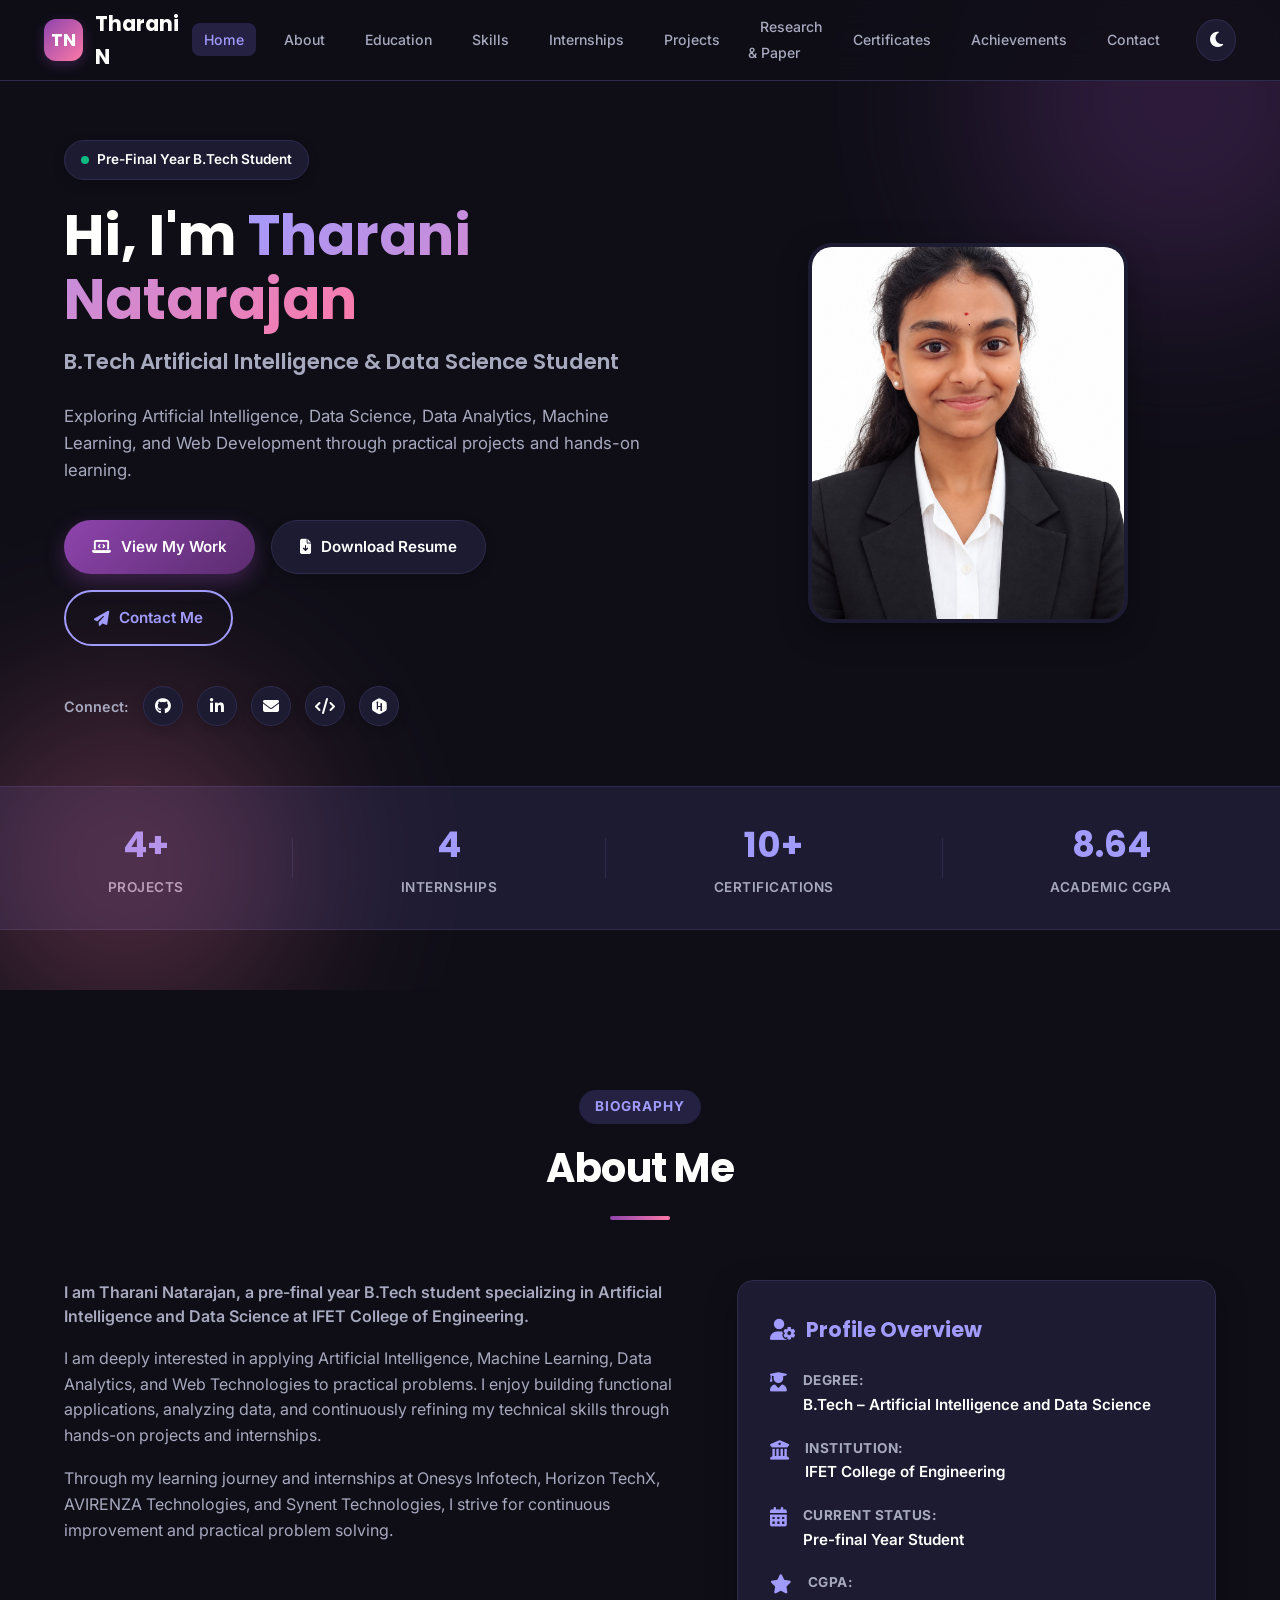
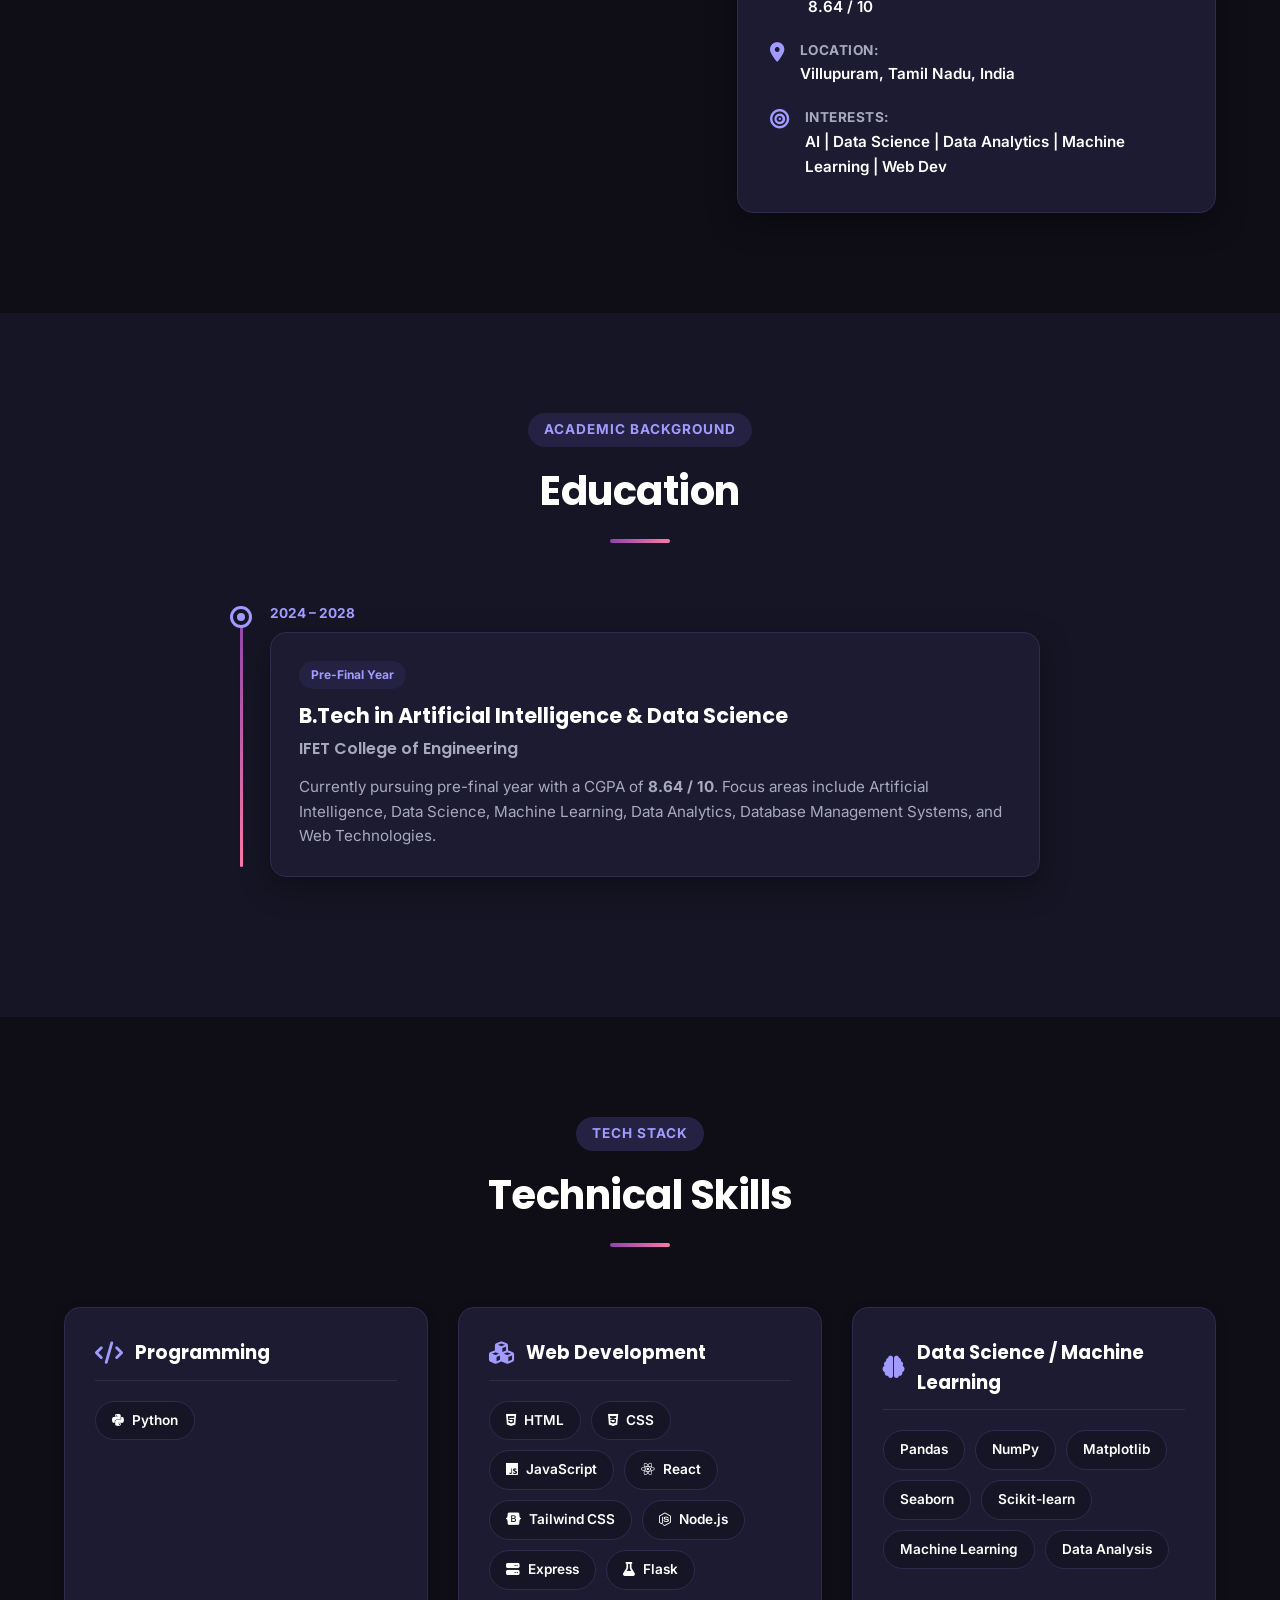
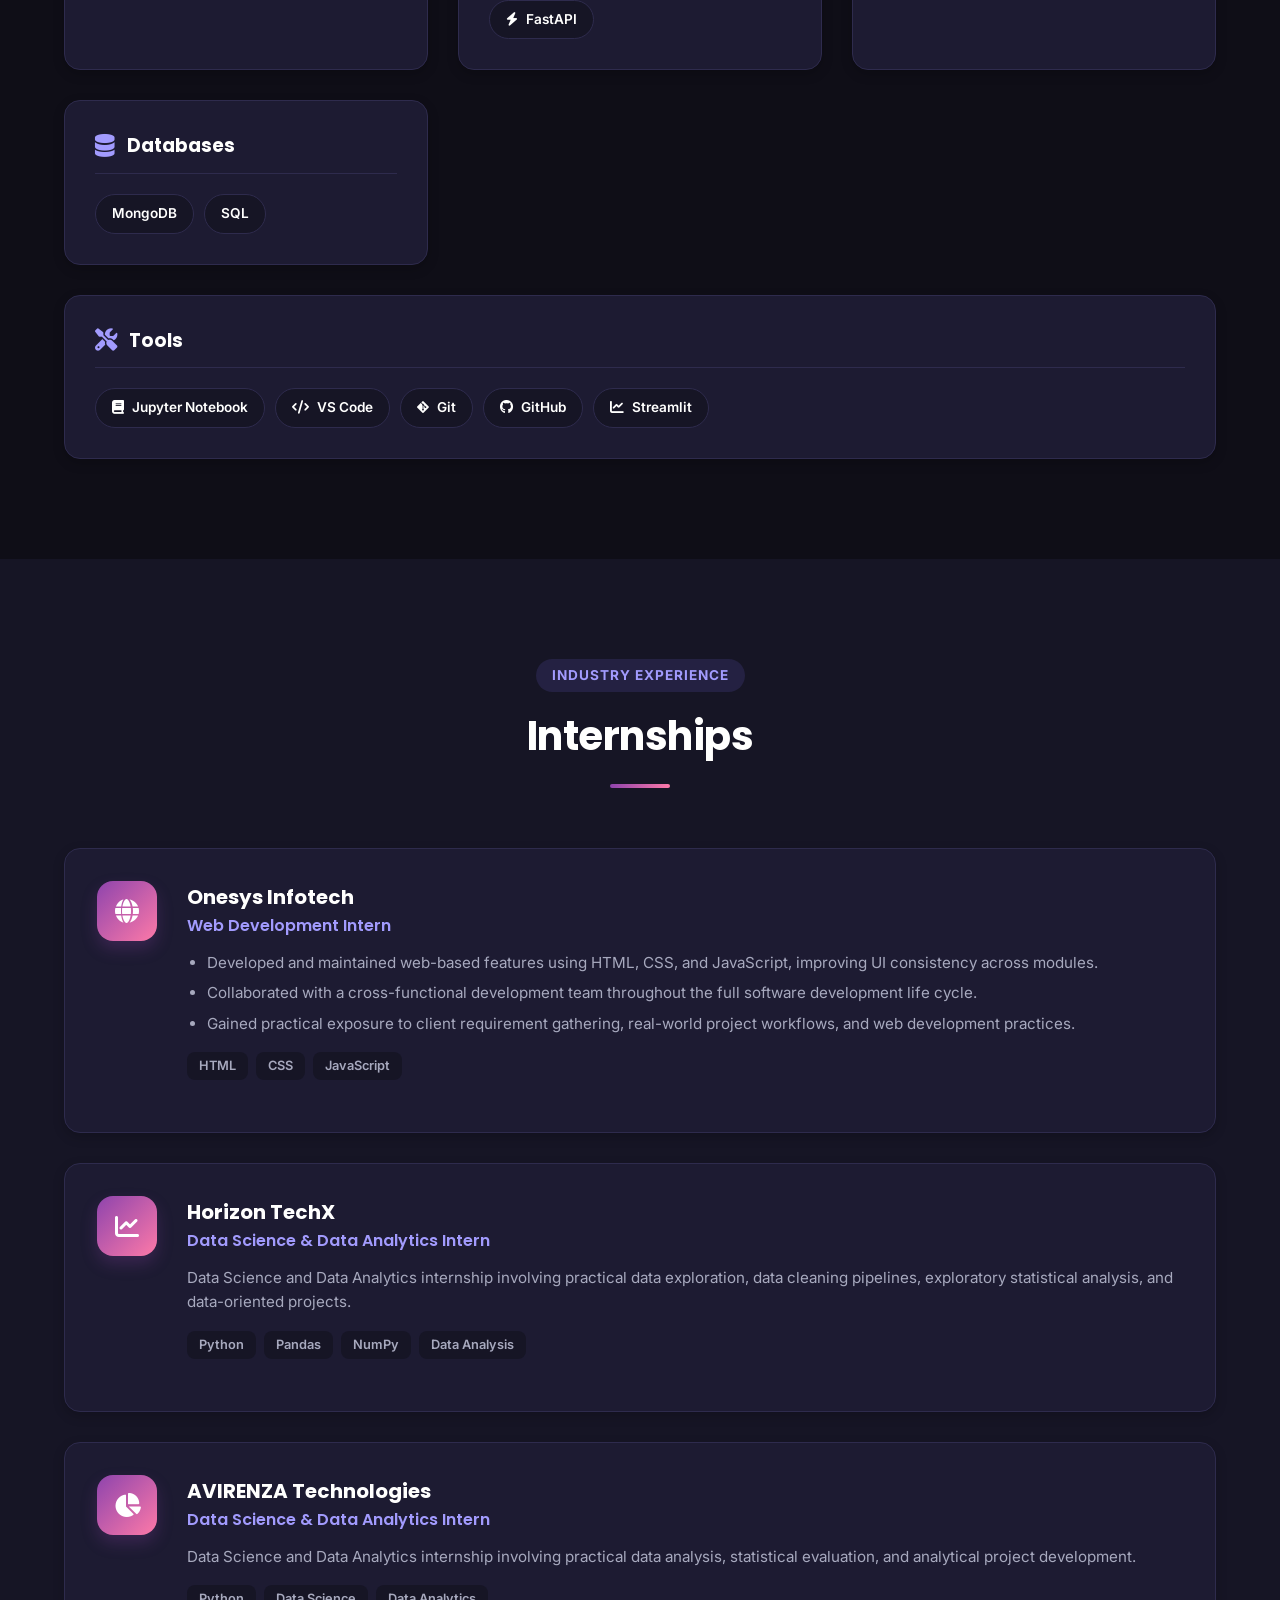
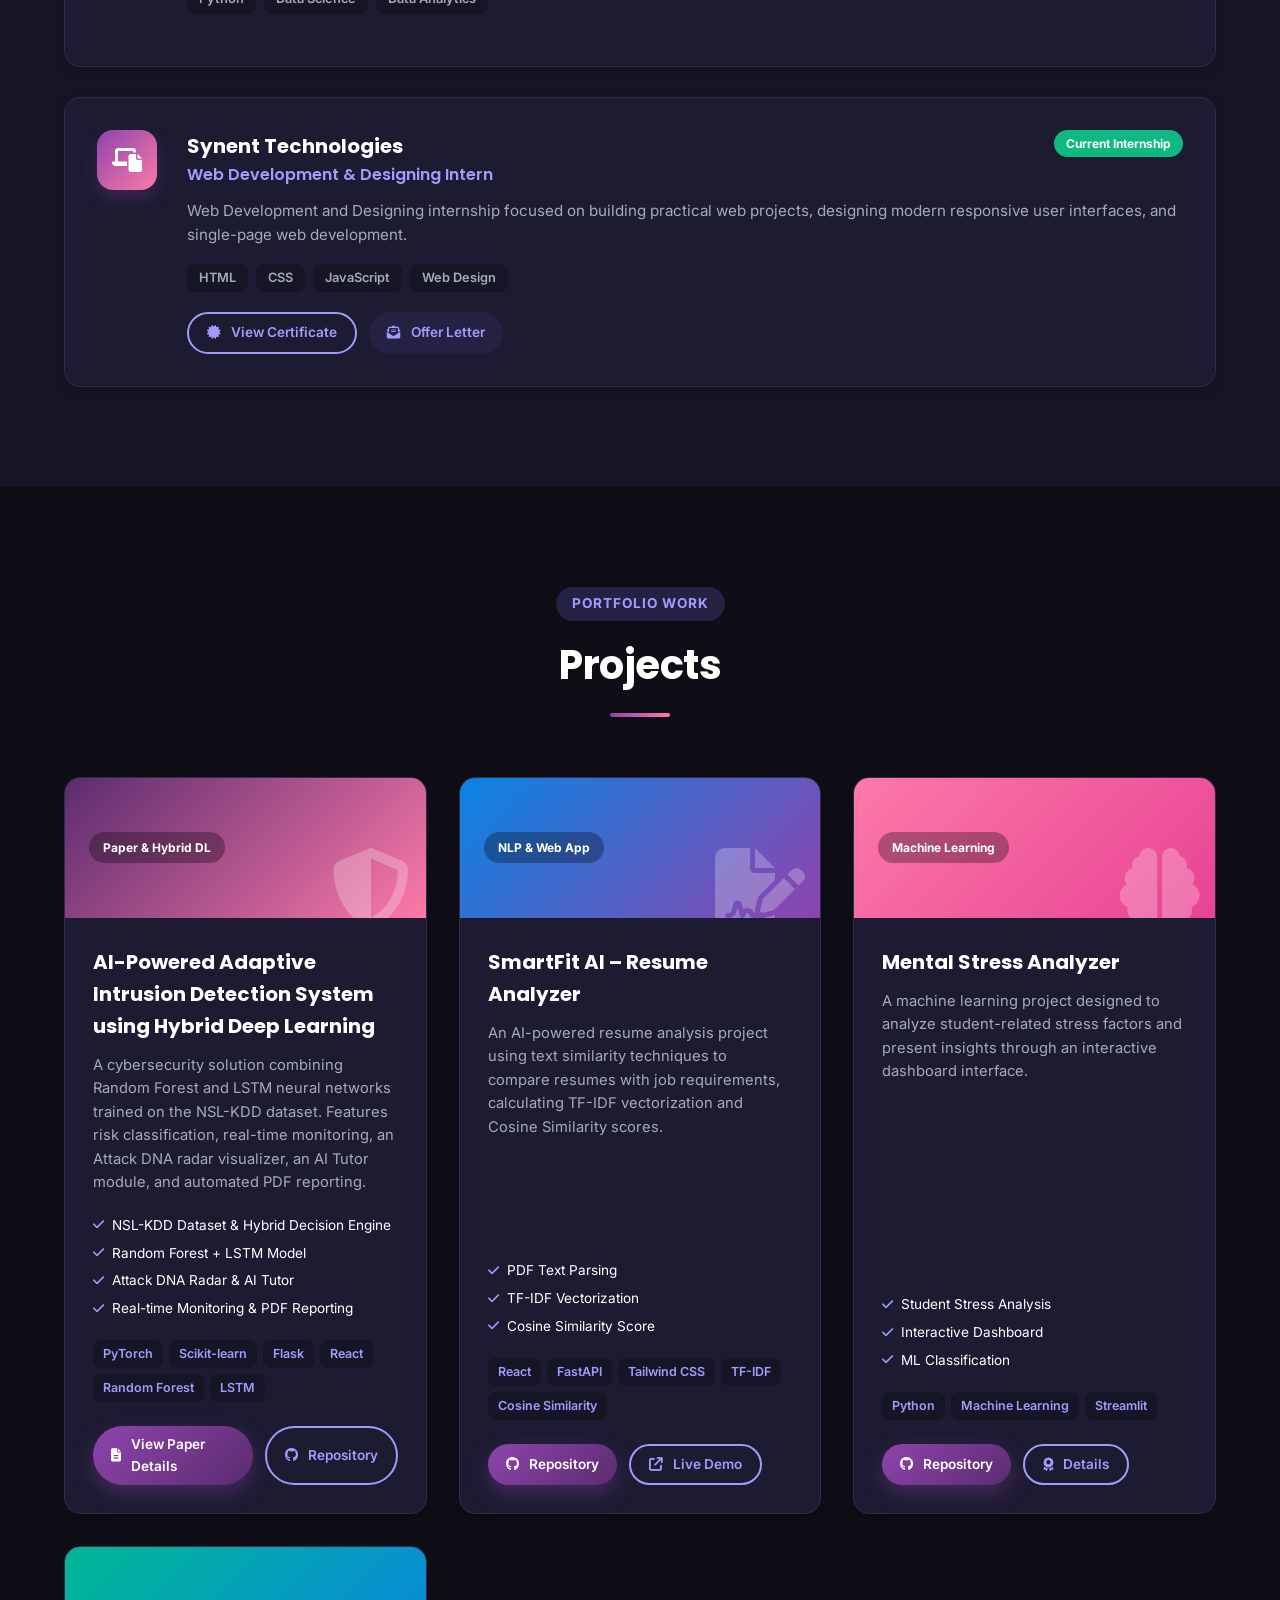
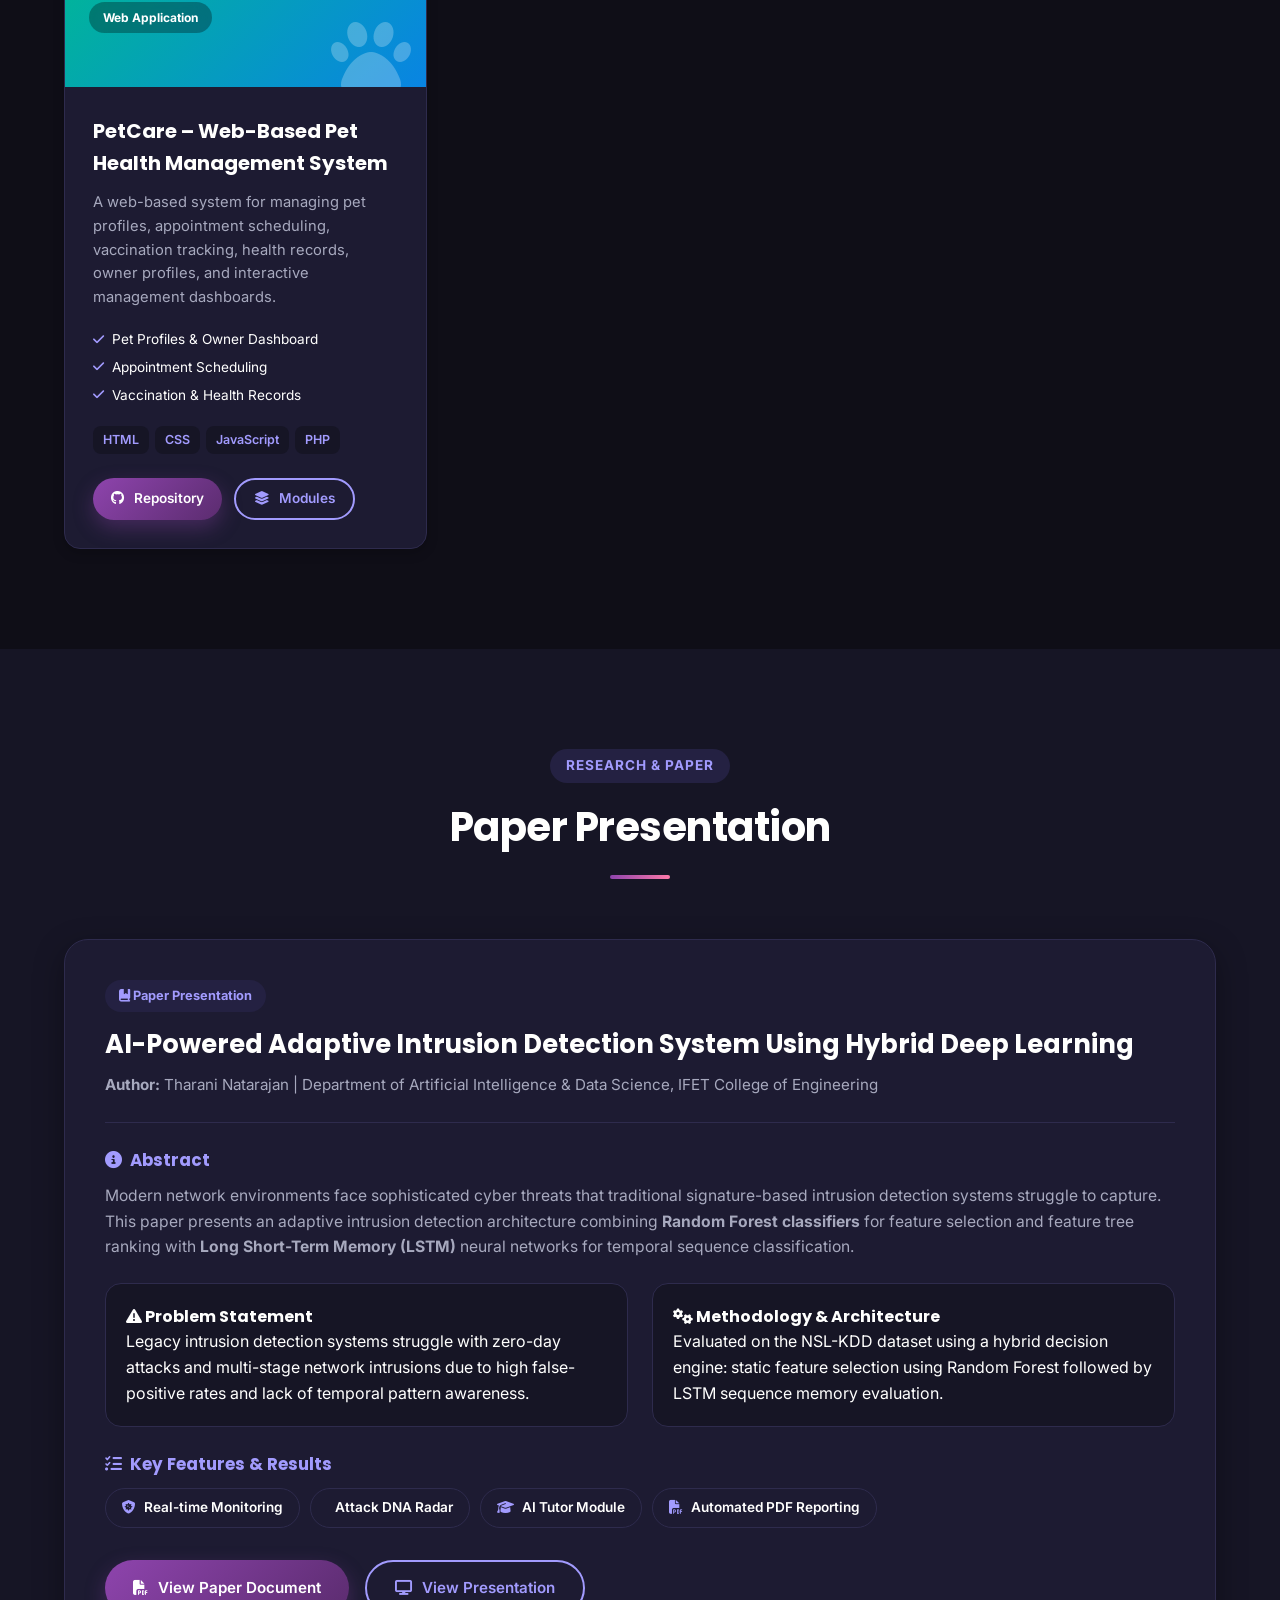
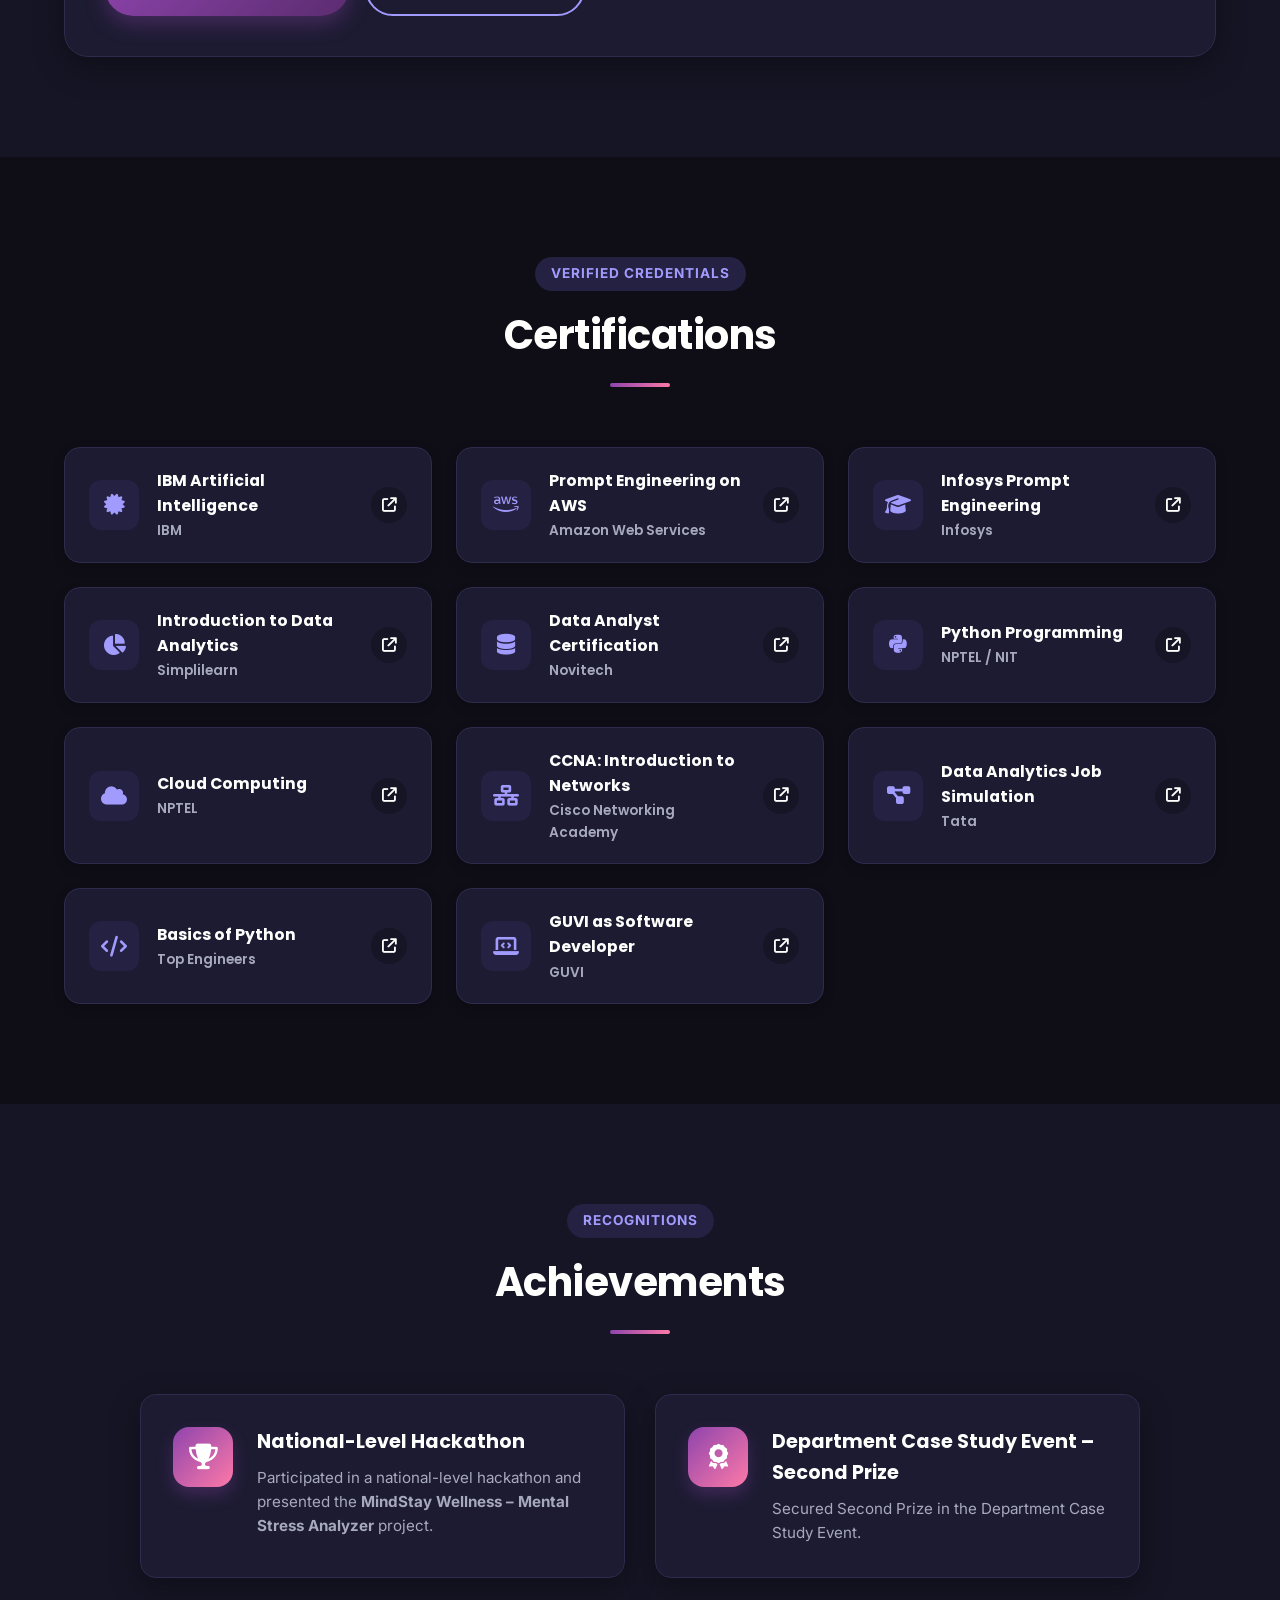
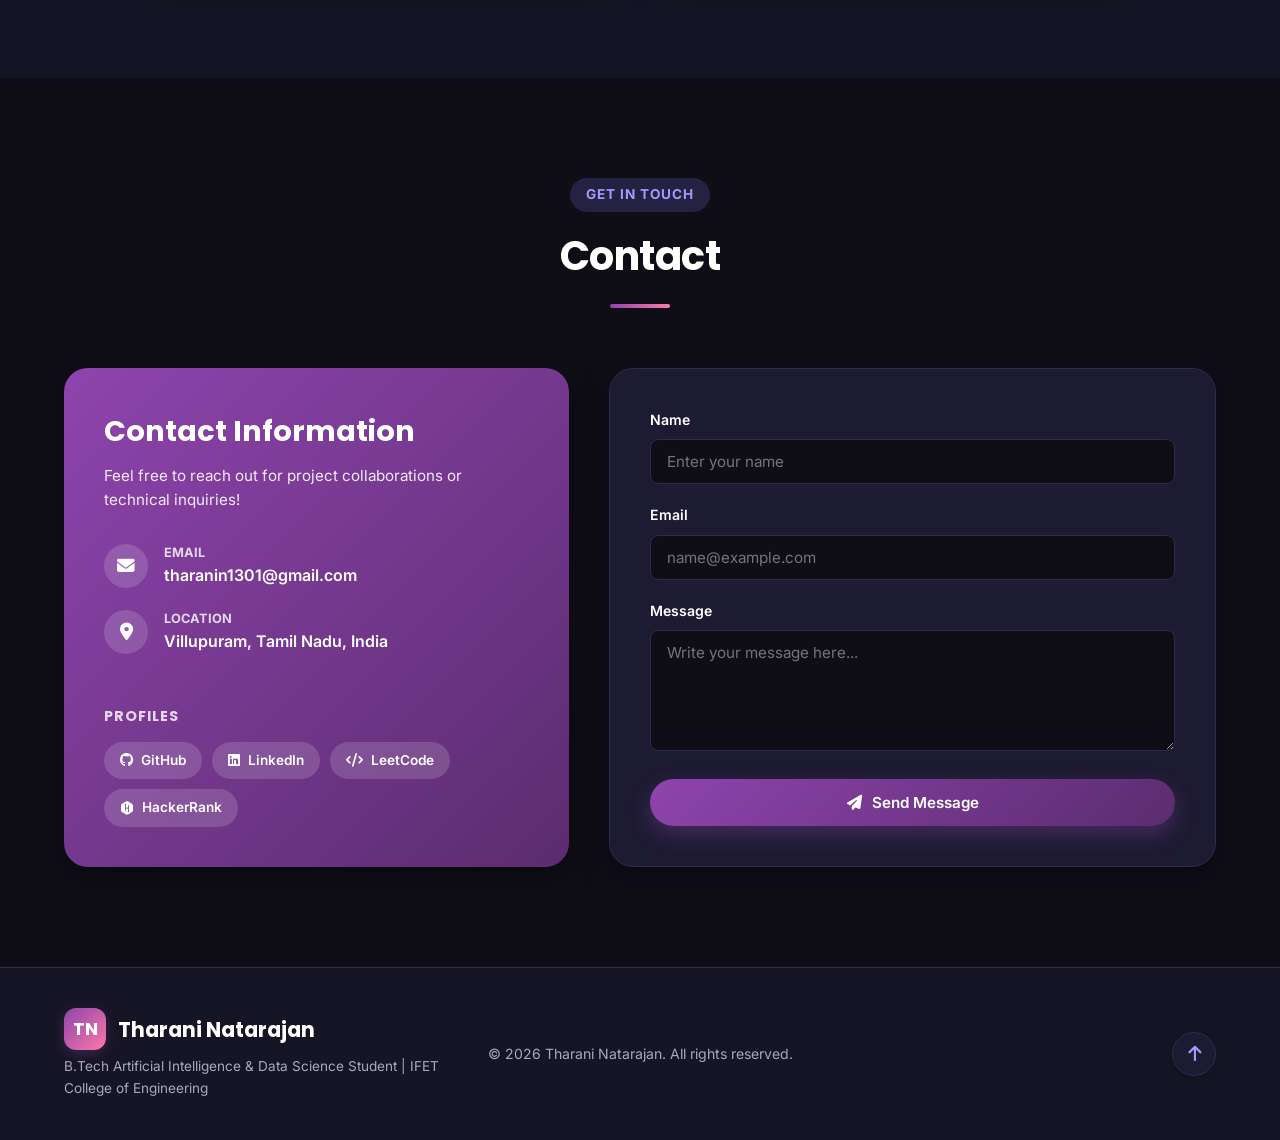
<file: index.html>
<!DOCTYPE html>
<html lang="en" data-theme="dark">
<head>
    <meta charset="UTF-8">
    <meta name="viewport" content="width=device-width, initial-scale=1.0">
    <meta name="description" content="Tharani Natarajan - AI & Data Science Student Portfolio. Web Development, Data Science, Data Analytics, and Machine Learning.">
    <title>Tharani Natarajan | Personal Portfolio</title>
    <link rel="stylesheet" href="style.css">
    <!-- Google Fonts: Poppins (Headings) & Inter (Body, Nav, Buttons) -->
    <link rel="preconnect" href="https://fonts.googleapis.com">
    <link rel="preconnect" href="https://fonts.gstatic.com" crossorigin>
    <link href="https://fonts.googleapis.com/css2?family=Inter:wght@300;400;500;600;700&family=Poppins:wght@500;600;700;800&display=swap" rel="stylesheet">
    <!-- FontAwesome Icons -->
    <link rel="stylesheet" href="https://cdnjs.cloudflare.com/ajax/libs/font-awesome/6.4.0/css/all.min.css">
</head>
<body>

    <!-- Sticky Navigation -->
    <header class="navbar" id="navbar">
        <div class="nav-container">
            <a href="#home" class="logo">
                <span class="logo-mark">TN</span>
                <span class="logo-text">Tharani N</span>
            </a>
            
            <div class="nav-actions">
                <nav>
                    <ul class="nav-links" id="nav-links">
                        <li><a href="#home" class="active">Home</a></li>
                        <li><a href="#about">About</a></li>
                        <li><a href="#education">Education</a></li>
                        <li><a href="#skills">Skills</a></li>
                        <li><a href="#experience">Internships</a></li>
                        <li><a href="#projects">Projects</a></li>
                        <li><a href="#paper">Research & Paper</a></li>
                        <li><a href="#certifications">Certificates</a></li>
                        <li><a href="#achievements">Achievements</a></li>
                        <li><a href="#contact">Contact</a></li>
                    </ul>
                </nav>
                <button class="theme-toggle" id="theme-toggle" aria-label="Toggle dark/light mode">
                    <i class="fa-solid fa-moon"></i>
                </button>
                <button class="menu-toggle" id="mobile-menu" aria-label="Toggle mobile menu">
                    <span class="bar"></span>
                    <span class="bar"></span>
                    <span class="bar"></span>
                </button>
            </div>
        </div>
    </header>

    <!-- Hero Section -->
    <section id="home" class="hero">
        <div class="hero-bg-shapes">
            <div class="shape shape-1"></div>
            <div class="shape shape-2"></div>
        </div>
        <div class="container hero-container">
            <div class="hero-content">
                <div class="badge-tag">
                    <span class="pulse-dot"></span> Pre-Final Year B.Tech Student
                </div>
                <h1 class="hero-title">Hi, I'm <span class="gradient-text">Tharani Natarajan</span></h1>
                <h2 class="hero-subtitle">B.Tech Artificial Intelligence & Data Science Student</h2>
                <p class="hero-description">
                    Exploring Artificial Intelligence, Data Science, Data Analytics, Machine Learning, and Web Development through practical projects and hands-on learning.
                </p>

                <div class="hero-buttons">
                    <a href="#projects" class="btn btn-primary"><i class="fa-solid fa-laptop-code"></i> View My Work</a>
                    <a href="assets/docs/Tharani_Natarajan_Resume.docx" class="btn btn-secondary" download><i class="fa-solid fa-file-arrow-down"></i> Download Resume</a>
                    <a href="#contact" class="btn btn-outline"><i class="fa-solid fa-paper-plane"></i> Contact Me</a>
                </div>

                <div class="social-bar">
                    <span class="social-label">Connect:</span>
                    <a href="https://github.com/tharanin1301-dotcom" target="_blank" aria-label="GitHub" class="social-btn"><i class="fa-brands fa-github"></i></a>
                    <a href="https://linkedin.com/in/tharani-natarajan-5a364b340" target="_blank" aria-label="LinkedIn" class="social-btn"><i class="fa-brands fa-linkedin-in"></i></a>
                    <a href="mailto:tharanin1301@gmail.com" aria-label="Email" class="social-btn"><i class="fa-solid fa-envelope"></i></a>
                    <a href="https://leetcode.com/" target="_blank" aria-label="LeetCode" class="social-btn" title="LeetCode"><i class="fa-solid fa-code"></i></a>
                    <a href="https://www.hackerrank.com/" target="_blank" aria-label="HackerRank" class="social-btn" title="HackerRank"><i class="fa-brands fa-hackerrank"></i></a>
                </div>
            </div>

            <div class="hero-visual">
                <div class="profile-frame">
                    <div class="profile-glow"></div>
                    <img src="assets/images/profile.jpg" alt="Tharani Natarajan" class="profile-img" id="hero-img">
                </div>
            </div>
        </div>

        <!-- Highlights Bar -->
        <div class="stats-bar">
            <div class="container stats-container">
                <div class="stat-item">
                    <span class="stat-number">4+</span>
                    <span class="stat-label">Projects</span>
                </div>
                <div class="stat-divider"></div>
                <div class="stat-item">
                    <span class="stat-number">4</span>
                    <span class="stat-label">Internships</span>
                </div>
                <div class="stat-divider"></div>
                <div class="stat-item">
                    <span class="stat-number">10+</span>
                    <span class="stat-label">Certifications</span>
                </div>
                <div class="stat-divider"></div>
                <div class="stat-item">
                    <span class="stat-number">8.64</span>
                    <span class="stat-label">Academic CGPA</span>
                </div>
            </div>
        </div>
    </section>

    <!-- About Me Section -->
    <section id="about" class="section">
        <div class="container">
            <div class="section-header">
                <span class="section-tag">Biography</span>
                <h2 class="section-title">About Me</h2>
                <div class="title-underline"></div>
            </div>

            <div class="about-grid">
                <div class="about-text-col">
                    <p class="lead-text">
                        I am Tharani Natarajan, a pre-final year B.Tech student specializing in Artificial Intelligence and Data Science at IFET College of Engineering.
                    </p>
                    <p>
                        I am deeply interested in applying Artificial Intelligence, Machine Learning, Data Analytics, and Web Technologies to practical problems. I enjoy building functional applications, analyzing data, and continuously refining my technical skills through hands-on projects and internships.
                    </p>
                    <p>
                        Through my learning journey and internships at Onesys Infotech, Horizon TechX, AVIRENZA Technologies, and Synent Technologies, I strive for continuous improvement and practical problem solving.
                    </p>
                </div>

                <div class="about-card">
                    <h3 class="card-title"><i class="fa-solid fa-user-gear"></i> Profile Overview</h3>
                    <ul class="info-list">
                        <li>
                            <i class="fa-solid fa-user-graduate"></i>
                            <div>
                                <strong>Degree:</strong>
                                <span>B.Tech – Artificial Intelligence and Data Science</span>
                            </div>
                        </li>
                        <li>
                            <i class="fa-solid fa-building-columns"></i>
                            <div>
                                <strong>Institution:</strong>
                                <span>IFET College of Engineering</span>
                            </div>
                        </li>
                        <li>
                            <i class="fa-solid fa-calendar-days"></i>
                            <div>
                                <strong>Current Status:</strong>
                                <span>Pre-final Year Student</span>
                            </div>
                        </li>
                        <li>
                            <i class="fa-solid fa-star"></i>
                            <div>
                                <strong>CGPA:</strong>
                                <span>8.64 / 10</span>
                            </div>
                        </li>
                        <li>
                            <i class="fa-solid fa-location-dot"></i>
                            <div>
                                <strong>Location:</strong>
                                <span>Villupuram, Tamil Nadu, India</span>
                            </div>
                        </li>
                        <li>
                            <i class="fa-solid fa-bullseye"></i>
                            <div>
                                <strong>Interests:</strong>
                                <span>AI | Data Science | Data Analytics | Machine Learning | Web Dev</span>
                            </div>
                        </li>
                    </ul>
                </div>
            </div>
        </div>
    </section>

    <!-- Education Section -->
    <section id="education" class="section bg-alt">
        <div class="container">
            <div class="section-header">
                <span class="section-tag">Academic Background</span>
                <h2 class="section-title">Education</h2>
                <div class="title-underline"></div>
            </div>

            <div class="timeline">
                <div class="timeline-item">
                    <div class="timeline-dot"></div>
                    <div class="timeline-date">2024 – 2028</div>
                    <div class="timeline-content">
                        <span class="timeline-badge">Pre-Final Year</span>
                        <h3 class="timeline-title">B.Tech in Artificial Intelligence & Data Science</h3>
                        <h4 class="timeline-subtitle">IFET College of Engineering</h4>
                        <p class="timeline-desc">
                            Currently pursuing pre-final year with a CGPA of <strong>8.64 / 10</strong>. Focus areas include Artificial Intelligence, Data Science, Machine Learning, Data Analytics, Database Management Systems, and Web Technologies.
                        </p>
                    </div>
                </div>
            </div>
        </div>
    </section>

    <!-- Technical Skills Section -->
    <section id="skills" class="section">
        <div class="container">
            <div class="section-header">
                <span class="section-tag">Tech Stack</span>
                <h2 class="section-title">Technical Skills</h2>
                <div class="title-underline"></div>
            </div>

            <div class="skills-grid">
                
                <!-- Programming -->
                <div class="skill-card">
                    <div class="skill-header">
                        <i class="fa-solid fa-code"></i>
                        <h3>Programming</h3>
                    </div>
                    <div class="skill-tags">
                        <span class="tag"><i class="fa-brands fa-python"></i> Python</span>
                    </div>
                </div>

                <!-- Web Development -->
                <div class="skill-card">
                    <div class="skill-header">
                        <i class="fa-solid fa-cubes"></i>
                        <h3>Web Development</h3>
                    </div>
                    <div class="skill-tags">
                        <span class="tag"><i class="fa-brands fa-html5"></i> HTML</span>
                        <span class="tag"><i class="fa-brands fa-css3-alt"></i> CSS</span>
                        <span class="tag"><i class="fa-brands fa-js"></i> JavaScript</span>
                        <span class="tag"><i class="fa-brands fa-react"></i> React</span>
                        <span class="tag"><i class="fa-brands fa-bootstrap"></i> Tailwind CSS</span>
                        <span class="tag"><i class="fa-brands fa-node-js"></i> Node.js</span>
                        <span class="tag"><i class="fa-solid fa-server"></i> Express</span>
                        <span class="tag"><i class="fa-solid fa-flask"></i> Flask</span>
                        <span class="tag"><i class="fa-solid fa-bolt"></i> FastAPI</span>
                    </div>
                </div>

                <!-- Data Science / Machine Learning -->
                <div class="skill-card">
                    <div class="skill-header">
                        <i class="fa-solid fa-brain"></i>
                        <h3>Data Science / Machine Learning</h3>
                    </div>
                    <div class="skill-tags">
                        <span class="tag">Pandas</span>
                        <span class="tag">NumPy</span>
                        <span class="tag">Matplotlib</span>
                        <span class="tag">Seaborn</span>
                        <span class="tag">Scikit-learn</span>
                        <span class="tag">Machine Learning</span>
                        <span class="tag">Data Analysis</span>
                    </div>
                </div>

                <!-- Databases -->
                <div class="skill-card">
                    <div class="skill-header">
                        <i class="fa-solid fa-database"></i>
                        <h3>Databases</h3>
                    </div>
                    <div class="skill-tags">
                        <span class="tag">MongoDB</span>
                        <span class="tag">SQL</span>
                    </div>
                </div>

                <!-- Tools -->
                <div class="skill-card wide">
                    <div class="skill-header">
                        <i class="fa-solid fa-screwdriver-wrench"></i>
                        <h3>Tools</h3>
                    </div>
                    <div class="skill-tags">
                        <span class="tag"><i class="fa-solid fa-book"></i> Jupyter Notebook</span>
                        <span class="tag"><i class="fa-solid fa-code"></i> VS Code</span>
                        <span class="tag"><i class="fa-brands fa-git-alt"></i> Git</span>
                        <span class="tag"><i class="fa-brands fa-github"></i> GitHub</span>
                        <span class="tag"><i class="fa-solid fa-chart-line"></i> Streamlit</span>
                    </div>
                </div>

            </div>
        </div>
    </section>

    <!-- Internship Experience Section -->
    <section id="experience" class="section bg-alt">
        <div class="container">
            <div class="section-header">
                <span class="section-tag">Industry Experience</span>
                <h2 class="section-title">Internships</h2>
                <div class="title-underline"></div>
            </div>

            <div class="experience-list">

                <!-- 1. Onesys Infotech -->
                <div class="exp-card">
                    <div class="exp-icon">
                        <i class="fa-solid fa-globe"></i>
                    </div>
                    <div class="exp-details">
                        <div class="exp-header-row">
                            <div>
                                <h3 class="exp-company">Onesys Infotech</h3>
                                <h4 class="exp-role">Web Development Intern</h4>
                            </div>
                        </div>
                        <ul class="exp-bullets">
                            <li>Developed and maintained web-based features using HTML, CSS, and JavaScript, improving UI consistency across modules.</li>
                            <li>Collaborated with a cross-functional development team throughout the full software development life cycle.</li>
                            <li>Gained practical exposure to client requirement gathering, real-world project workflows, and web development practices.</li>
                        </ul>
                        <div class="exp-tech-stack">
                            <span>HTML</span>
                            <span>CSS</span>
                            <span>JavaScript</span>
                        </div>
                    </div>
                </div>

                <!-- 2. Horizon TechX -->
                <div class="exp-card">
                    <div class="exp-icon">
                        <i class="fa-solid fa-chart-line"></i>
                    </div>
                    <div class="exp-details">
                        <div class="exp-header-row">
                            <div>
                                <h3 class="exp-company">Horizon TechX</h3>
                                <h4 class="exp-role">Data Science & Data Analytics Intern</h4>
                            </div>
                        </div>
                        <p class="exp-text">
                            Data Science and Data Analytics internship involving practical data exploration, data cleaning pipelines, exploratory statistical analysis, and data-oriented projects.
                        </p>
                        <div class="exp-tech-stack">
                            <span>Python</span>
                            <span>Pandas</span>
                            <span>NumPy</span>
                            <span>Data Analysis</span>
                        </div>
                    </div>
                </div>

                <!-- 3. AVIRENZA Technologies -->
                <div class="exp-card">
                    <div class="exp-icon">
                        <i class="fa-solid fa-chart-pie"></i>
                    </div>
                    <div class="exp-details">
                        <div class="exp-header-row">
                            <div>
                                <h3 class="exp-company">AVIRENZA Technologies</h3>
                                <h4 class="exp-role">Data Science & Data Analytics Intern</h4>
                            </div>
                        </div>
                        <p class="exp-text">
                            Data Science and Data Analytics internship involving practical data analysis, statistical evaluation, and analytical project development.
                        </p>
                        <div class="exp-tech-stack">
                            <span>Python</span>
                            <span>Data Science</span>
                            <span>Data Analytics</span>
                        </div>
                    </div>
                </div>

                <!-- 4. Synent Technologies -->
                <div class="exp-card">
                    <div class="exp-icon">
                        <i class="fa-solid fa-laptop-file"></i>
                    </div>
                    <div class="exp-details">
                        <div class="exp-header-row">
                            <div>
                                <h3 class="exp-company">Synent Technologies</h3>
                                <h4 class="exp-role">Web Development & Designing Intern</h4>
                            </div>
                            <span class="exp-badge">Current Internship</span>
                        </div>
                        <p class="exp-text">
                            Web Development and Designing internship focused on building practical web projects, designing modern responsive user interfaces, and single-page web development.
                        </p>
                        <div class="exp-tech-stack">
                            <span>HTML</span>
                            <span>CSS</span>
                            <span>JavaScript</span>
                            <span>Web Design</span>
                        </div>
                        <div class="exp-actions">
                            <a href="assets/docs/Internship Certificate.jpeg" target="_blank" class="btn btn-sm btn-outline"><i class="fa-solid fa-certificate"></i> View Certificate</a>
                            <a href="assets/docs/Internship offer letter.jpeg" target="_blank" class="btn btn-sm btn-subtle"><i class="fa-solid fa-envelope-open-text"></i> Offer Letter</a>
                        </div>
                    </div>
                </div>

            </div>
        </div>
    </section>

    <!-- Featured Projects Section -->
    <section id="projects" class="section">
        <div class="container">
            <div class="section-header">
                <span class="section-tag">Portfolio Work</span>
                <h2 class="section-title">Projects</h2>
                <div class="title-underline"></div>
            </div>

            <div class="projects-grid">

                <!-- Project 1: AI Intrusion Detection System -->
                <div class="project-card highlight-card">
                    <div class="project-banner gradient-2">
                        <i class="fa-solid fa-shield-halved project-icon-bg"></i>
                        <span class="project-type-badge">Paper & Hybrid DL</span>
                    </div>
                    <div class="project-body">
                        <h3 class="project-title">AI-Powered Adaptive Intrusion Detection System using Hybrid Deep Learning</h3>
                        <p class="project-desc">
                            A cybersecurity solution combining Random Forest and LSTM neural networks trained on the NSL-KDD dataset. Features risk classification, real-time monitoring, an Attack DNA radar visualizer, an AI Tutor module, and automated PDF reporting.
                        </p>
                        <div class="project-features">
                            <span><i class="fa-solid fa-check"></i> NSL-KDD Dataset & Hybrid Decision Engine</span>
                            <span><i class="fa-solid fa-check"></i> Random Forest + LSTM Model</span>
                            <span><i class="fa-solid fa-check"></i> Attack DNA Radar & AI Tutor</span>
                            <span><i class="fa-solid fa-check"></i> Real-time Monitoring & PDF Reporting</span>
                        </div>
                        <div class="project-tech-tags">
                            <span>PyTorch</span>
                            <span>Scikit-learn</span>
                            <span>Flask</span>
                            <span>React</span>
                            <span>Random Forest</span>
                            <span>LSTM</span>
                        </div>
                        <div class="project-footer">
                            <a href="#paper" class="btn btn-sm btn-primary"><i class="fa-solid fa-file-lines"></i> View Paper Details</a>
                            <a href="https://github.com/tharanin1301-dotcom" target="_blank" class="btn btn-sm btn-outline"><i class="fa-brands fa-github"></i> Repository</a>
                        </div>
                    </div>
                </div>

                <!-- Project 2: SmartFit AI -->
                <div class="project-card">
                    <div class="project-banner gradient-3">
                        <i class="fa-solid fa-file-signature project-icon-bg"></i>
                        <span class="project-type-badge">NLP & Web App</span>
                    </div>
                    <div class="project-body">
                        <h3 class="project-title">SmartFit AI – Resume Analyzer</h3>
                        <p class="project-desc">
                            An AI-powered resume analysis project using text similarity techniques to compare resumes with job requirements, calculating TF-IDF vectorization and Cosine Similarity scores.
                        </p>
                        <div class="project-features">
                            <span><i class="fa-solid fa-check"></i> PDF Text Parsing</span>
                            <span><i class="fa-solid fa-check"></i> TF-IDF Vectorization</span>
                            <span><i class="fa-solid fa-check"></i> Cosine Similarity Score</span>
                        </div>
                        <div class="project-tech-tags">
                            <span>React</span>
                            <span>FastAPI</span>
                            <span>Tailwind CSS</span>
                            <span>TF-IDF</span>
                            <span>Cosine Similarity</span>
                        </div>
                        <div class="project-footer">
                            <a href="https://github.com/tharanin1301-dotcom/smartfit-ai" target="_blank" class="btn btn-sm btn-primary"><i class="fa-brands fa-github"></i> Repository</a>
                            <a href="https://github.com/tharanin1301-dotcom/smartfit-ai" target="_blank" class="btn btn-sm btn-outline"><i class="fa-solid fa-arrow-up-right-from-square"></i> Live Demo</a>
                        </div>
                    </div>
                </div>

                <!-- Project 3: Mental Stress Analyzer -->
                <div class="project-card">
                    <div class="project-banner gradient-4">
                        <i class="fa-solid fa-brain project-icon-bg"></i>
                        <span class="project-type-badge">Machine Learning</span>
                    </div>
                    <div class="project-body">
                        <h3 class="project-title">Mental Stress Analyzer</h3>
                        <p class="project-desc">
                            A machine learning project designed to analyze student-related stress factors and present insights through an interactive dashboard interface.
                        </p>
                        <div class="project-features">
                            <span><i class="fa-solid fa-check"></i> Student Stress Analysis</span>
                            <span><i class="fa-solid fa-check"></i> Interactive Dashboard</span>
                            <span><i class="fa-solid fa-check"></i> ML Classification</span>
                        </div>
                        <div class="project-tech-tags">
                            <span>Python</span>
                            <span>Machine Learning</span>
                            <span>Streamlit</span>
                        </div>
                        <div class="project-footer">
                            <a href="https://github.com/tharanin1301-dotcom" target="_blank" class="btn btn-sm btn-primary"><i class="fa-brands fa-github"></i> Repository</a>
                            <a href="#achievements" class="btn btn-sm btn-outline"><i class="fa-solid fa-award"></i> Details</a>
                        </div>
                    </div>
                </div>

                <!-- Project 4: PetCare -->
                <div class="project-card">
                    <div class="project-banner gradient-5">
                        <i class="fa-solid fa-paw project-icon-bg"></i>
                        <span class="project-type-badge">Web Application</span>
                    </div>
                    <div class="project-body">
                        <h3 class="project-title">PetCare – Web-Based Pet Health Management System</h3>
                        <p class="project-desc">
                            A web-based system for managing pet profiles, appointment scheduling, vaccination tracking, health records, owner profiles, and interactive management dashboards.
                        </p>
                        <div class="project-features">
                            <span><i class="fa-solid fa-check"></i> Pet Profiles & Owner Dashboard</span>
                            <span><i class="fa-solid fa-check"></i> Appointment Scheduling</span>
                            <span><i class="fa-solid fa-check"></i> Vaccination & Health Records</span>
                        </div>
                        <div class="project-tech-tags">
                            <span>HTML</span>
                            <span>CSS</span>
                            <span>JavaScript</span>
                            <span>PHP</span>
                        </div>
                        <div class="project-footer">
                            <a href="https://github.com/tharanin1301-dotcom" target="_blank" class="btn btn-sm btn-primary"><i class="fa-brands fa-github"></i> Repository</a>
                            <a href="https://github.com/tharanin1301-dotcom" target="_blank" class="btn btn-sm btn-outline"><i class="fa-solid fa-layer-group"></i> Modules</a>
                        </div>
                    </div>
                </div>

            </div>
        </div>
    </section>

    <!-- Paper Presentation Section -->
    <section id="paper" class="section bg-alt">
        <div class="container">
            <div class="section-header">
                <span class="section-tag">Research & Paper</span>
                <h2 class="section-title">Paper Presentation</h2>
                <div class="title-underline"></div>
            </div>

            <div class="paper-card">
                <div class="paper-header">
                    <span class="paper-badge"><i class="fa-solid fa-book-bookmark"></i> Paper Presentation</span>
                    <h3 class="paper-title">AI-Powered Adaptive Intrusion Detection System Using Hybrid Deep Learning</h3>
                    <p class="paper-authors"><strong>Author:</strong> Tharani Natarajan | Department of Artificial Intelligence & Data Science, IFET College of Engineering</p>
                </div>

                <div class="paper-body">
                    <div class="paper-block">
                        <h4><i class="fa-solid fa-circle-info"></i> Abstract</h4>
                        <p>
                            Modern network environments face sophisticated cyber threats that traditional signature-based intrusion detection systems struggle to capture. This paper presents an adaptive intrusion detection architecture combining <strong>Random Forest classifiers</strong> for feature selection and feature tree ranking with <strong>Long Short-Term Memory (LSTM)</strong> neural networks for temporal sequence classification.
                        </p>
                    </div>

                    <div class="paper-grid">
                        <div class="paper-box">
                            <h4><i class="fa-solid fa-triangle-exclamation"></i> Problem Statement</h4>
                            <p>Legacy intrusion detection systems struggle with zero-day attacks and multi-stage network intrusions due to high false-positive rates and lack of temporal pattern awareness.</p>
                        </div>
                        <div class="paper-box">
                            <h4><i class="fa-solid fa-gears"></i> Methodology & Architecture</h4>
                            <p>Evaluated on the NSL-KDD dataset using a hybrid decision engine: static feature selection using Random Forest followed by LSTM sequence memory evaluation.</p>
                        </div>
                    </div>

                    <div class="paper-block">
                        <h4><i class="fa-solid fa-list-check"></i> Key Features & Results</h4>
                        <div class="paper-highlights">
                            <span class="chip"><i class="fa-solid fa-shield-virus"></i> Real-time Monitoring</span>
                            <span class="chip"><i class="fa-solid fa-chart-radar"></i> Attack DNA Radar</span>
                            <span class="chip"><i class="fa-solid fa-graduation-cap"></i> AI Tutor Module</span>
                            <span class="chip"><i class="fa-solid fa-file-pdf"></i> Automated PDF Reporting</span>
                        </div>
                    </div>
                </div>

                <div class="paper-footer">
                    <a href="https://github.com/tharanin1301-dotcom" target="_blank" class="btn btn-primary"><i class="fa-solid fa-file-pdf"></i> View Paper Document</a>
                    <a href="https://github.com/tharanin1301-dotcom" target="_blank" class="btn btn-outline"><i class="fa-solid fa-display"></i> View Presentation</a>
                </div>
            </div>
        </div>
    </section>

    <!-- Certifications Section -->
    <section id="certifications" class="section">
        <div class="container">
            <div class="section-header">
                <span class="section-tag">Verified Credentials</span>
                <h2 class="section-title">Certifications</h2>
                <div class="title-underline"></div>
            </div>

            <div class="cert-grid">
                
                <!-- IBM -->
                <div class="cert-card">
                    <div class="cert-icon"><i class="fa-solid fa-certificate"></i></div>
                    <div class="cert-info">
                        <h3 class="cert-title">IBM Artificial Intelligence</h3>
                        <h4 class="cert-issuer">IBM</h4>
                    </div>
                    <a href="assets/docs/IBM Artificial Intelligence.pdf" target="_blank" class="cert-link" title="View Certificate"><i class="fa-solid fa-arrow-up-right-from-square"></i></a>
                </div>

                <!-- AWS Prompt Eng -->
                <div class="cert-card">
                    <div class="cert-icon"><i class="fa-brands fa-aws"></i></div>
                    <div class="cert-info">
                        <h3 class="cert-title">Prompt Engineering on AWS</h3>
                        <h4 class="cert-issuer">Amazon Web Services</h4>
                    </div>
                    <a href="assets/docs/Prompt Engineering AWS.pdf" target="_blank" class="cert-link" title="View Certificate"><i class="fa-solid fa-arrow-up-right-from-square"></i></a>
                </div>

                <!-- Infosys -->
                <div class="cert-card">
                    <div class="cert-icon"><i class="fa-solid fa-graduation-cap"></i></div>
                    <div class="cert-info">
                        <h3 class="cert-title">Infosys Prompt Engineering</h3>
                        <h4 class="cert-issuer">Infosys</h4>
                    </div>
                    <a href="assets/docs/Infosys (Prompt Engineering).pdf" target="_blank" class="cert-link" title="View Certificate"><i class="fa-solid fa-arrow-up-right-from-square"></i></a>
                </div>

                <!-- Simplilearn -->
                <div class="cert-card">
                    <div class="cert-icon"><i class="fa-solid fa-chart-pie"></i></div>
                    <div class="cert-info">
                        <h3 class="cert-title">Introduction to Data Analytics</h3>
                        <h4 class="cert-issuer">Simplilearn</h4>
                    </div>
                    <a href="assets/docs/Simplilearn.pdf" target="_blank" class="cert-link" title="View Certificate"><i class="fa-solid fa-arrow-up-right-from-square"></i></a>
                </div>

                <!-- Novitech -->
                <div class="cert-card">
                    <div class="cert-icon"><i class="fa-solid fa-database"></i></div>
                    <div class="cert-info">
                        <h3 class="cert-title">Data Analyst Certification</h3>
                        <h4 class="cert-issuer">Novitech</h4>
                    </div>
                    <a href="assets/docs/Novitech (Data Analyst).pdf" target="_blank" class="cert-link" title="View Certificate"><i class="fa-solid fa-arrow-up-right-from-square"></i></a>
                </div>

                <!-- NPTEL Python -->
                <div class="cert-card">
                    <div class="cert-icon"><i class="fa-brands fa-python"></i></div>
                    <div class="cert-info">
                        <h3 class="cert-title">Python Programming</h3>
                        <h4 class="cert-issuer">NPTEL / NIT</h4>
                    </div>
                    <a href="assets/docs/Basics of python (NIT).pdf" target="_blank" class="cert-link" title="View Certificate"><i class="fa-solid fa-arrow-up-right-from-square"></i></a>
                </div>

                <!-- NPTEL Cloud -->
                <div class="cert-card">
                    <div class="cert-icon"><i class="fa-solid fa-cloud"></i></div>
                    <div class="cert-info">
                        <h3 class="cert-title">Cloud Computing</h3>
                        <h4 class="cert-issuer">NPTEL</h4>
                    </div>
                    <a href="assets/docs/Nptel certifications.pdf" target="_blank" class="cert-link" title="View Certificate"><i class="fa-solid fa-arrow-up-right-from-square"></i></a>
                </div>

                <!-- CCNA Cisco -->
                <div class="cert-card">
                    <div class="cert-icon"><i class="fa-solid fa-network-wired"></i></div>
                    <div class="cert-info">
                        <h3 class="cert-title">CCNA: Introduction to Networks</h3>
                        <h4 class="cert-issuer">Cisco Networking Academy</h4>
                    </div>
                    <a href="assets/docs/CCNA Certificate (1).docx" target="_blank" class="cert-link" title="View Certificate"><i class="fa-solid fa-arrow-up-right-from-square"></i></a>
                </div>

                <!-- Tata Job Simulation -->
                <div class="cert-card">
                    <div class="cert-icon"><i class="fa-solid fa-diagram-project"></i></div>
                    <div class="cert-info">
                        <h3 class="cert-title">Data Analytics Job Simulation</h3>
                        <h4 class="cert-issuer">Tata</h4>
                    </div>
                    <a href="assets/images/tata-cert.jpg" target="_blank" class="cert-link" title="View Certificate"><i class="fa-solid fa-arrow-up-right-from-square"></i></a>
                </div>

                <!-- Top Engineers -->
                <div class="cert-card">
                    <div class="cert-icon"><i class="fa-solid fa-code"></i></div>
                    <div class="cert-info">
                        <h3 class="cert-title">Basics of Python</h3>
                        <h4 class="cert-issuer">Top Engineers</h4>
                    </div>
                    <a href="assets/docs/Top Engineers.pdf" target="_blank" class="cert-link" title="View Certificate"><i class="fa-solid fa-arrow-up-right-from-square"></i></a>
                </div>

                <!-- GUVI Software Developer -->
                <div class="cert-card">
                    <div class="cert-icon"><i class="fa-solid fa-laptop-code"></i></div>
                    <div class="cert-info">
                        <h3 class="cert-title">GUVI as Software Developer</h3>
                        <h4 class="cert-issuer">GUVI</h4>
                    </div>
                    <a href="assets/docs/GUVI as Software Developer.jpeg" target="_blank" class="cert-link" title="View Certificate"><i class="fa-solid fa-arrow-up-right-from-square"></i></a>
                </div>

            </div>
        </div>
    </section>

    <!-- Achievements Section -->
    <section id="achievements" class="section bg-alt">
        <div class="container">
            <div class="section-header">
                <span class="section-tag">Recognitions</span>
                <h2 class="section-title">Achievements</h2>
                <div class="title-underline"></div>
            </div>

            <div class="achievements-grid">
                
                <!-- 1. National-Level Hackathon -->
                <div class="achievement-card">
                    <div class="achievement-icon">
                        <i class="fa-solid fa-trophy"></i>
                    </div>
                    <div class="achievement-content">
                        <h3 class="achievement-title">National-Level Hackathon</h3>
                        <p class="achievement-desc">
                            Participated in a national-level hackathon and presented the <strong>MindStay Wellness – Mental Stress Analyzer</strong> project.
                        </p>
                    </div>
                </div>

                <!-- 2. Department Case Study Event -->
                <div class="achievement-card">
                    <div class="achievement-icon">
                        <i class="fa-solid fa-award"></i>
                    </div>
                    <div class="achievement-content">
                        <h3 class="achievement-title">Department Case Study Event – Second Prize</h3>
                        <p class="achievement-desc">
                            Secured Second Prize in the Department Case Study Event.
                        </p>
                    </div>
                </div>

            </div>
        </div>
    </section>

    <!-- Contact Section -->
    <section id="contact" class="section">
        <div class="container">
            <div class="section-header">
                <span class="section-tag">Get In Touch</span>
                <h2 class="section-title">Contact</h2>
                <div class="title-underline"></div>
            </div>

            <div class="contact-grid">
                
                <!-- Contact Info Box -->
                <div class="contact-info-card">
                    <h3>Contact Information</h3>
                    <p class="contact-subtext">Feel free to reach out for project collaborations or technical inquiries!</p>
                    
                    <ul class="contact-details-list">
                        <li>
                            <i class="fa-solid fa-envelope"></i>
                            <div>
                                <strong>Email</strong>
                                <a href="mailto:tharanin1301@gmail.com">tharanin1301@gmail.com</a>
                            </div>
                        </li>
                        <li>
                            <i class="fa-solid fa-location-dot"></i>
                            <div>
                                <strong>Location</strong>
                                <span>Villupuram, Tamil Nadu, India</span>
                            </div>
                        </li>
                    </ul>

                    <div class="contact-socials">
                        <h4>Profiles</h4>
                        <div class="social-links-row">
                            <a href="https://github.com/tharanin1301-dotcom" target="_blank" class="social-badge"><i class="fa-brands fa-github"></i> GitHub</a>
                            <a href="https://linkedin.com/in/tharani-natarajan-5a364b340" target="_blank" class="social-badge"><i class="fa-brands fa-linkedin"></i> LinkedIn</a>
                            <a href="https://leetcode.com/" target="_blank" class="social-badge"><i class="fa-solid fa-code"></i> LeetCode</a>
                            <a href="https://www.hackerrank.com/" target="_blank" class="social-badge"><i class="fa-brands fa-hackerrank"></i> HackerRank</a>
                        </div>
                    </div>
                </div>

                <!-- Contact Form -->
                <div class="contact-form-card">
                    <form id="contact-form" class="contact-form">
                        <div class="form-group">
                            <label for="name">Name</label>
                            <input type="text" id="name" name="name" placeholder="Enter your name" required>
                        </div>

                        <div class="form-group">
                            <label for="email">Email</label>
                            <input type="email" id="email" name="email" placeholder="name@example.com" required>
                        </div>

                        <div class="form-group">
                            <label for="message">Message</label>
                            <textarea id="message" name="message" rows="5" placeholder="Write your message here..." required></textarea>
                        </div>

                        <button type="submit" class="btn btn-primary btn-block"><i class="fa-solid fa-paper-plane"></i> Send Message</button>
                        <div id="form-message" class="form-status hidden">
                            <i class="fa-solid fa-circle-check"></i> Thank you! Your message has been received.
                        </div>
                    </form>
                </div>

            </div>
        </div>
    </section>

    <!-- Footer -->
    <footer class="footer">
        <div class="container footer-container">
            <div class="footer-col">
                <a href="#home" class="logo text-white">
                    <span class="logo-mark">TN</span>
                    <span class="logo-text">Tharani Natarajan</span>
                </a>
                <p class="footer-tagline">B.Tech Artificial Intelligence & Data Science Student | IFET College of Engineering</p>
            </div>

            <div class="footer-col text-center">
                <p class="copyright">&copy; 2026 Tharani Natarajan. All rights reserved.</p>
            </div>

            <div class="footer-col text-right">
                <a href="#home" class="back-to-top" id="back-to-top" title="Back to top">
                    <i class="fa-solid fa-arrow-up"></i>
                </a>
            </div>
        </div>
    </footer>

    <script src="script.js"></script>
</body>
</html>
</file>
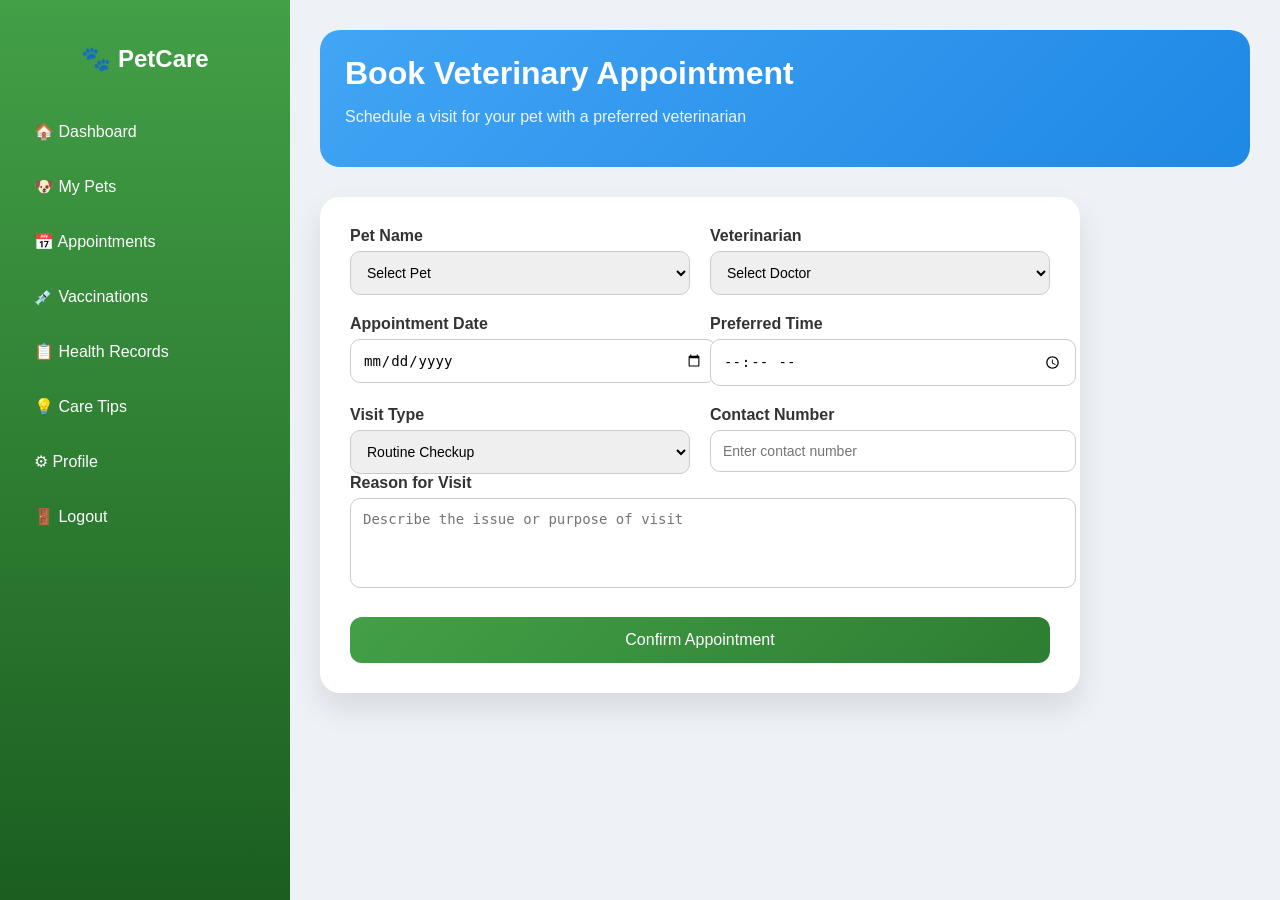
<file: Pet care/petcare/appointment.html>
<!DOCTYPE html>
<html lang="en">
<head>
<meta charset="UTF-8">
<title>Book Appointment</title>

<style>
body{
    margin:0;
    font-family:'Segoe UI', sans-serif;
    background:#eef2f7;
}

/* Layout */
.wrapper{
    display:flex;
    min-height:100vh;
}

/* Sidebar */
.sidebar{
    width:250px;
    background:linear-gradient(180deg,#43a047,#1b5e20);
    color:white;
    padding:25px 20px;
}

.sidebar h2{
    text-align:center;
    margin-bottom:35px;
}

.sidebar a{
    display:block;
    color:white;
    text-decoration:none;
    padding:14px;
    margin:8px 0;
    border-radius:10px;
}

.sidebar a:hover{
    background:rgba(255,255,255,0.2);
}

/* Main */
.main{
    flex:1;
    padding:30px;
}

/* Header */
.header{
    background:linear-gradient(135deg,#42a5f5,#1e88e5);
    color:white;
    padding:25px;
    border-radius:20px;
    margin-bottom:30px;
}

.header h1{
    margin:0;
}

.header p{
    opacity:0.9;
}

/* Form card */
.form-card{
    background:white;
    padding:30px;
    border-radius:20px;
    box-shadow:0 15px 30px rgba(0,0,0,0.1);
    max-width:700px;
}

.form-grid{
    display:grid;
    grid-template-columns: repeat(auto-fit, minmax(250px,1fr));
    gap:20px;
}

label{
    font-weight:600;
    color:#333;
}

input, select, textarea{
    width:100%;
    padding:12px;
    border-radius:10px;
    border:1px solid #ccc;
    margin-top:6px;
    font-size:14px;
}

textarea{
    resize:none;
}

/* Button */
button{
    margin-top:25px;
    width:100%;
    padding:14px;
    background:linear-gradient(135deg,#43a047,#2e7d32);
    color:white;
    border:none;
    border-radius:12px;
    font-size:16px;
    cursor:pointer;
}

button:hover{
    opacity:0.9;
}
</style>
</head>

<body>

<div class="wrapper">

    <!-- Sidebar -->
    <div class="sidebar">
        <h2>🐾 PetCare</h2>
        <a href="dashboard.html">🏠 Dashboard</a>
        <a href="#">🐶 My Pets</a>
        <a href="#">📅 Appointments</a>
        <a href="#">💉 Vaccinations</a>
        <a href="#">📋 Health Records</a>
        <a href="#">💡 Care Tips</a>
        <a href="#">⚙ Profile</a>
        <a href="#">🚪 Logout</a>
    </div>

    <!-- Main -->
    <div class="main">

        <!-- Header -->
        <div class="header">
            <h1>Book Veterinary Appointment</h1>
            <p>Schedule a visit for your pet with a preferred veterinarian</p>
        </div>

        <!-- Appointment Form -->
        <div class="form-card">
            <form onsubmit="book(event)">
                <div class="form-grid">

                    <div>
                        <label>Pet Name</label>
                        <select required>
                            <option>Select Pet</option>
                            <option>Buddy</option>
                            <option>Milo</option>
                        </select>
                    </div>

                    <div>
                        <label>Veterinarian</label>
                        <select required>
                            <option>Select Doctor</option>
                            <option>Dr. Kumar</option>
                            <option>Dr. Anitha</option>
                        </select>
                    </div>

                    <div>
                        <label>Appointment Date</label>
                        <input type="date" required>
                    </div>

                    <div>
                        <label>Preferred Time</label>
                        <input type="time" required>
                    </div>

                    <div>
                        <label>Visit Type</label>
                        <select required>
                            <option>Routine Checkup</option>
                            <option>Vaccination</option>
                            <option>Emergency</option>
                        </select>
                    </div>

                    <div>
                        <label>Contact Number</label>
                        <input type="text" placeholder="Enter contact number" required>
                    </div>

                </div>

                <label style="margin-top:20px;">Reason for Visit</label>
                <textarea rows="4" placeholder="Describe the issue or purpose of visit"></textarea>

                <button type="submit">Confirm Appointment</button>
            </form>
        </div>

    </div>
</div>

<script>
function book(e){
    e.preventDefault();
    alert("Appointment booked successfully!\nStatus: Pending approval");
    // window.location.href = "dashboard.html";
}
</script>

</body>
</html>
</file>
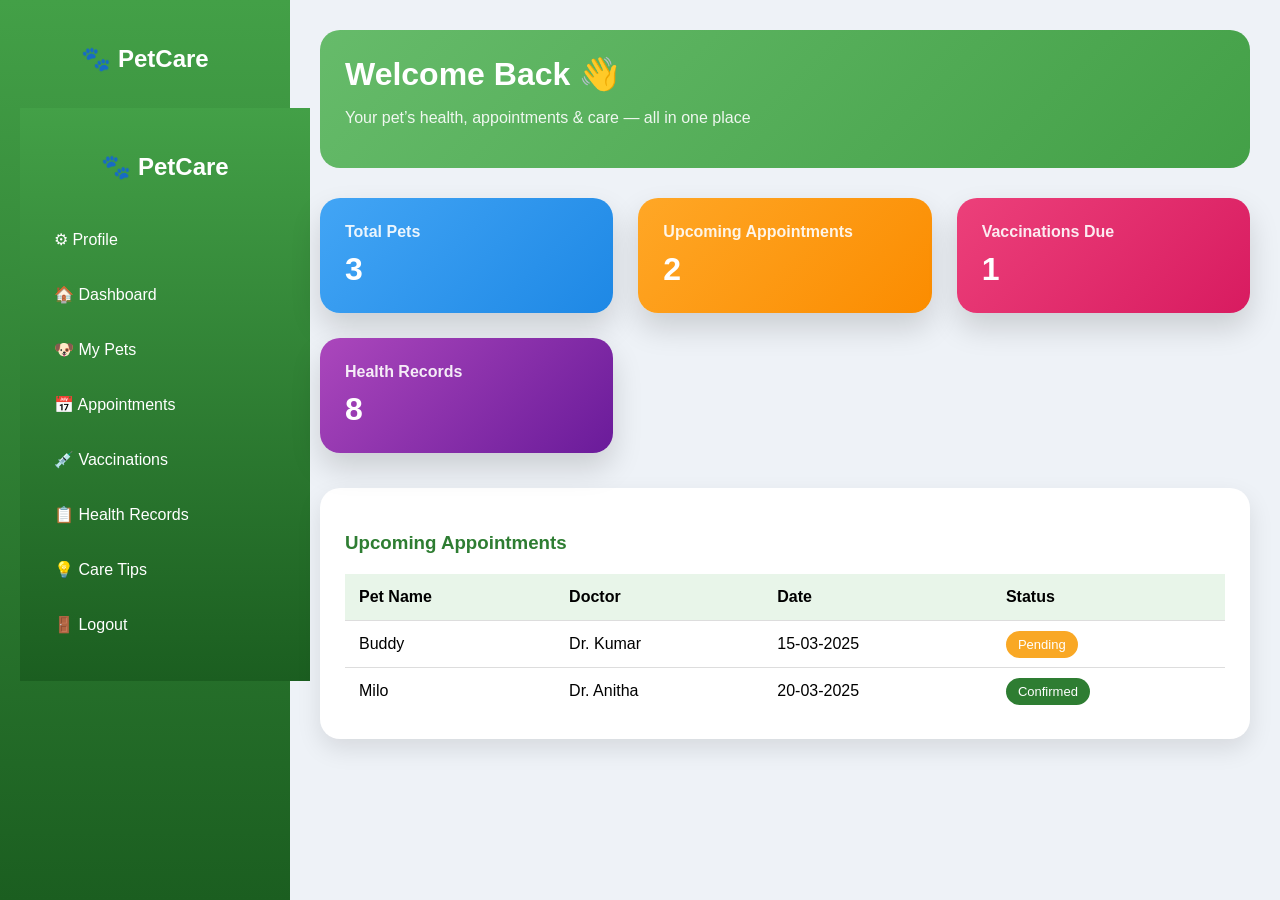
<file: Pet care/petcare/dashboard.html>
<!DOCTYPE html>
<html lang="en">
<head>
<meta charset="UTF-8">
<title>Pet Care Dashboard</title>

<style>
body{
    margin:0;
    font-family:'Segoe UI', sans-serif;
    background:#eef2f7;
}

/* Layout */
.wrapper{
    display:flex;
    min-height:100vh;
}

/* Sidebar */
.sidebar{
    width:250px;
    background:linear-gradient(180deg,#43a047,#1b5e20);
    color:#fff;
    padding:25px 20px;
}

.sidebar h2{
    text-align:center;
    margin-bottom:35px;
}

.sidebar a{
    display:block;
    color:white;
    text-decoration:none;
    padding:14px;
    margin:8px 0;
    border-radius:10px;
    font-weight:500;
}

.sidebar a:hover{
    background:rgba(255,255,255,0.2);
}

/* Main */
.main{
    flex:1;
    padding:30px;
}

/* Header */
.header{
    background:linear-gradient(135deg,#66bb6a,#43a047);
    color:white;
    padding:25px;
    border-radius:20px;
    margin-bottom:30px;
}

.header h1{
    margin:0;
}

.header p{
    opacity:0.9;
}

/* Cards */
.cards{
    display:grid;
    grid-template-columns: repeat(auto-fit, minmax(220px,1fr));
    gap:25px;
}

.card{
    color:white;
    padding:25px;
    border-radius:20px;
    box-shadow:0 15px 30px rgba(0,0,0,0.15);
}

.card h3{
    margin:0 0 10px;
    font-size:16px;
    opacity:0.9;
}

.card p{
    font-size:32px;
    font-weight:bold;
    margin:0;
}

/* Card colors */
.blue{ background:linear-gradient(135deg,#42a5f5,#1e88e5); }
.orange{ background:linear-gradient(135deg,#ffa726,#fb8c00); }
.pink{ background:linear-gradient(135deg,#ec407a,#d81b60); }
.purple{ background:linear-gradient(135deg,#ab47bc,#6a1b9a); }

/* Section */
.section{
    background:white;
    margin-top:35px;
    padding:25px;
    border-radius:20px;
    box-shadow:0 10px 25px rgba(0,0,0,0.1);
}

.section h3{
    color:#2e7d32;
    margin-bottom:20px;
}

/* Table */
table{
    width:100%;
    border-collapse:collapse;
}

th,td{
    padding:14px;
    text-align:left;
}

th{
    background:#e8f5e9;
}

tr:not(:last-child){
    border-bottom:1px solid #ddd;
}

/* Status */
.status{
    padding:6px 12px;
    border-radius:20px;
    font-size:13px;
    color:white;
}

.pending{ background:#f9a825; }
.completed{ background:#2e7d32; }
</style>
</head>

<body>

<div class="wrapper">
    

    <div class="sidebar">
    <h2>🐾 PetCare</h2>

    <div class="sidebar">
    <h2>🐾 PetCare</h2>

    <a href="profile.html">⚙ Profile</a>
    <a href="dashboard.html">🏠 Dashboard</a>
    <a href="mypets.html">🐶 My Pets</a>
    <a href="appointment.html">📅 Appointments</a>
    <a href="vaccination.html">💉 Vaccinations</a>
    <a href="health.html">📋 Health Records</a>
    <a href="caretips.html">💡 Care Tips</a>
    <a href="login.html">🚪 Logout</a>
</div>

</div>

    <!-- Main -->
    <div class="main">

        <!-- Header -->
        <div class="header">
            <h1>Welcome Back 👋</h1>
            <p>Your pet’s health, appointments & care — all in one place</p>
        </div>

        <!-- Stats Cards -->
        <div class="cards">
            <div class="card blue">
                <h3>Total Pets</h3>
                <p>3</p>
            </div>

            <div class="card orange">
                <h3>Upcoming Appointments</h3>
                <p>2</p>
            </div>

            <div class="card pink">
                <h3>Vaccinations Due</h3>
                <p>1</p>
            </div>

            <div class="card purple">
                <h3>Health Records</h3>
                <p>8</p>
            </div>
        </div>

        <!-- Appointments -->
        <div class="section">
            <h3>Upcoming Appointments</h3>

            <table>
                <tr>
                    <th>Pet Name</th>
                    <th>Doctor</th>
                    <th>Date</th>
                    <th>Status</th>
                </tr>
                <tr>
                    <td>Buddy</td>
                    <td>Dr. Kumar</td>
                    <td>15-03-2025</td>
                    <td><span class="status pending">Pending</span></td>
                </tr>
                <tr>
                    <td>Milo</td>
                    <td>Dr. Anitha</td>
                    <td>20-03-2025</td>
                    <td><span class="status completed">Confirmed</span></td>
                </tr>
            </table>
        </div>

    </div>
</div>

</body>
</html>
</file>
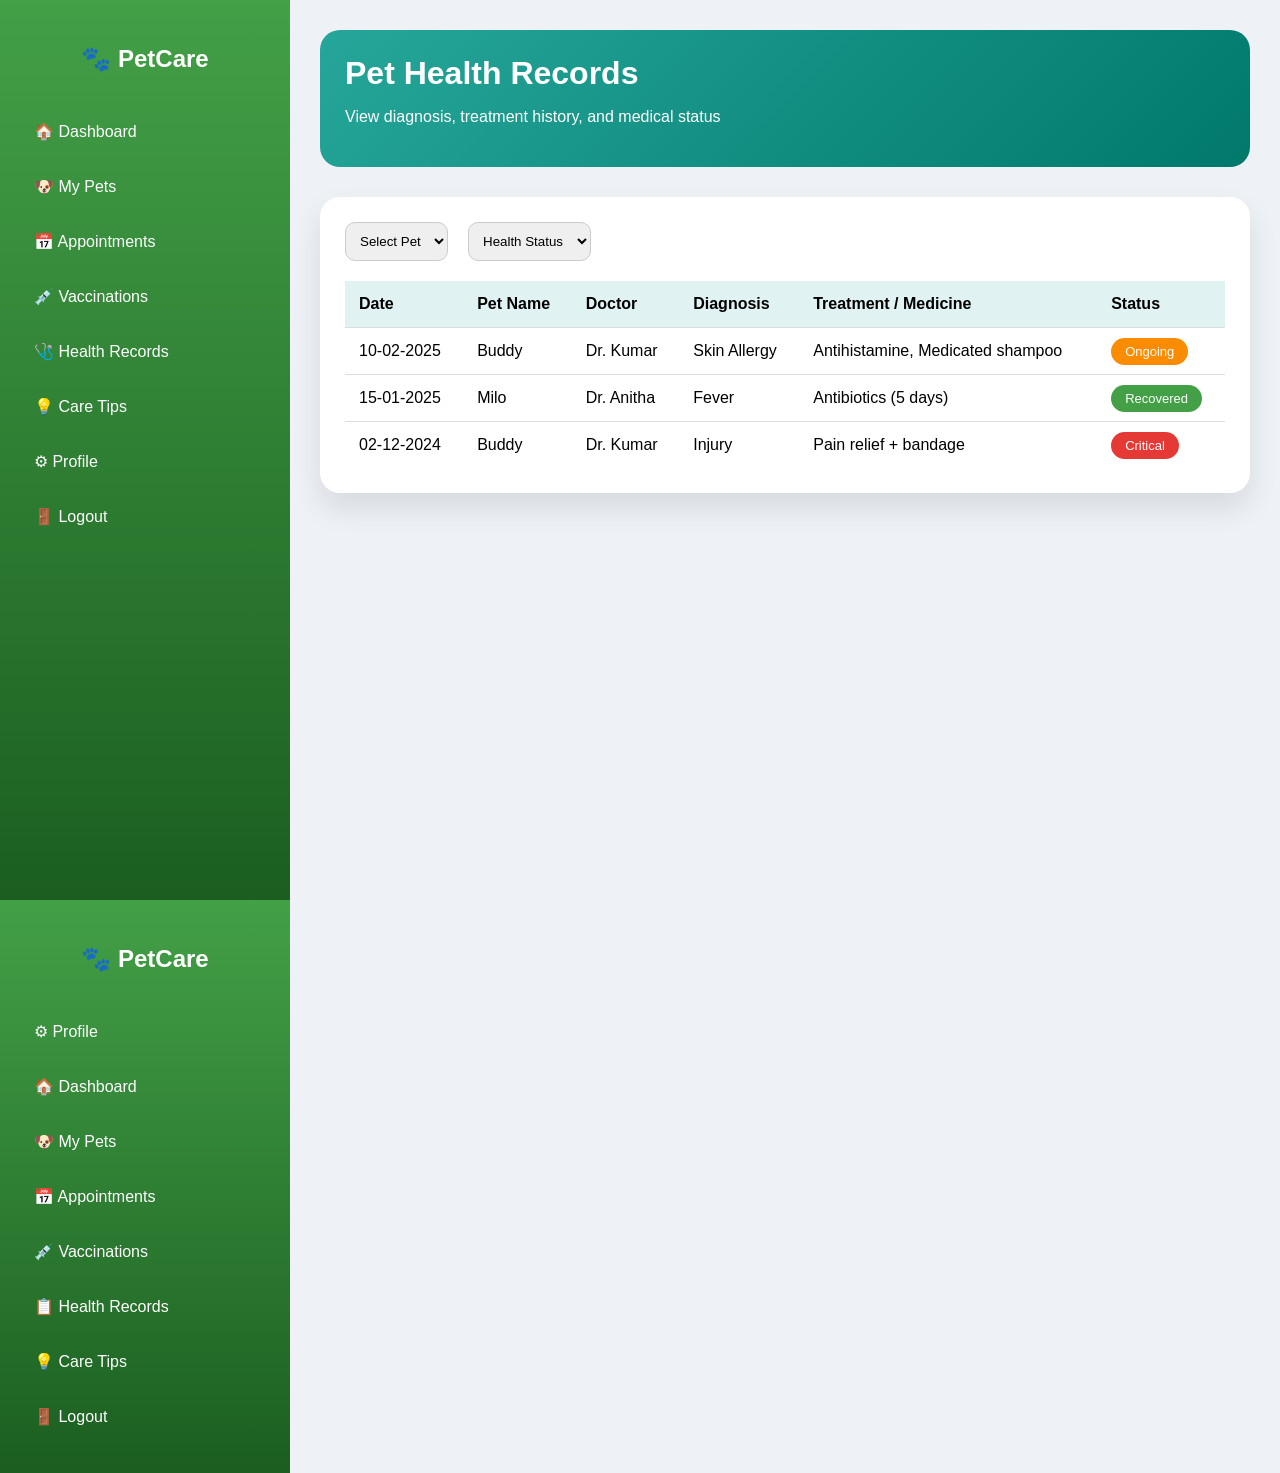
<file: Pet care/petcare/health.html>
<!DOCTYPE html>
<html lang="en">
<head>
<meta charset="UTF-8">
<title>Pet Health Records</title>

<style>
body{
    margin:0;
    font-family:'Segoe UI', sans-serif;
    background:#eef2f7;
}

/* Layout */
.wrapper{
    display:flex;
    min-height:100vh;
}

/* Sidebar */
.sidebar{
    width:250px;
    background:linear-gradient(180deg,#43a047,#1b5e20);
    color:white;
    padding:25px 20px;
}

.sidebar h2{
    text-align:center;
    margin-bottom:35px;
}

.sidebar a{
    display:block;
    color:white;
    text-decoration:none;
    padding:14px;
    margin:8px 0;
    border-radius:10px;
}

.sidebar a:hover{
    background:rgba(255,255,255,0.2);
}

/* Main */
.main{
    flex:1;
    padding:30px;
}

/* Header */
.header{
    background:linear-gradient(135deg,#26a69a,#00796b);
    color:white;
    padding:25px;
    border-radius:20px;
    margin-bottom:30px;
}

.header h1{
    margin:0;
}

/* Card */
.card{
    background:white;
    padding:25px;
    border-radius:20px;
    box-shadow:0 15px 30px rgba(0,0,0,0.1);
}

/* Filter */
.filter{
    display:flex;
    gap:20px;
    margin-bottom:20px;
}

select{
    padding:10px;
    border-radius:10px;
    border:1px solid #ccc;
}

/* Table */
table{
    width:100%;
    border-collapse:collapse;
}

th,td{
    padding:14px;
    text-align:left;
}

th{
    background:#e0f2f1;
}

tr:not(:last-child){
    border-bottom:1px solid #ddd;
}

/* Status */
.status{
    padding:6px 14px;
    border-radius:20px;
    font-size:13px;
    color:white;
}

.normal{ background:#43a047; }
.ongoing{ background:#fb8c00; }
.critical{ background:#e53935; }
</style>
</head>

<body>

<div class="wrapper">

    <!-- Sidebar -->
    <div class="sidebar">
        <h2>🐾 PetCare</h2>
        <a href="dashboard.html">🏠 Dashboard</a>
        <a href="mypets.html">🐶 My Pets</a>
        <a href="appointments.html">📅 Appointments</a>
        <a href="vaccinations.html">💉 Vaccinations</a>
        <a href="health-records.html">🩺 Health Records</a>
        <a href="#">💡 Care Tips</a>
        <a href="#">⚙ Profile</a>
        <a href="#">🚪 Logout</a>
    </div>

    <!-- Main -->
    <div class="main">

        <!-- Header -->
        <div class="header">
            <h1>Pet Health Records</h1>
            <p>View diagnosis, treatment history, and medical status</p>
        </div>

        <!-- Records -->
        <div class="card">

            <!-- Filter -->
            <div class="filter">
                <select>
                    <option>Select Pet</option>
                    <option>Buddy</option>
                    <option>Milo</option>
                </select>

                <select>
                    <option>Health Status</option>
                    <option>Normal</option>
                    <option>Ongoing</option>
                    <option>Critical</option>
                </select>
            </div>

            <!-- Table -->
            <table>
                <tr>
                    <th>Date</th>
                    <th>Pet Name</th>
                    <th>Doctor</th>
                    <th>Diagnosis</th>
                    <th>Treatment / Medicine</th>
                    <th>Status</th>
                </tr>

                <tr>
                    <td>10-02-2025</td>
                    <td>Buddy</td>
                    <td>Dr. Kumar</td>
                    <td>Skin Allergy</td>
                    <td>Antihistamine, Medicated shampoo</td>
                    <td><span class="status ongoing">Ongoing</span></td>
                </tr>

                <tr>
                    <td>15-01-2025</td>
                    <td>Milo</td>
                    <td>Dr. Anitha</td>
                    <td>Fever</td>
                    <td>Antibiotics (5 days)</td>
                    <td><span class="status normal">Recovered</span></td>
                </tr>

                <tr>
                    <td>02-12-2024</td>
                    <td>Buddy</td>
                    <td>Dr. Kumar</td>
                    <td>Injury</td>
                    <td>Pain relief + bandage</td>
                    <td><span class="status critical">Critical</span></td>
                </tr>
            </table>

        </div>

    </div>
</div>

</body>
</html>
<div class="sidebar">
    <h2>🐾 PetCare</h2>

    <a href="profile.html">⚙ Profile</a>
    <a href="dashboard.html">🏠 Dashboard</a>
    <a href="mypets.html">🐶 My Pets</a>
    <a href="appointments.html">📅 Appointments</a>
    <a href="vaccination.html">💉 Vaccinations</a>
    <a href="health.html">📋 Health Records</a>
    <a href="caretips.html">💡 Care Tips</a>
    <a href="login.html">🚪 Logout</a>
</div>
</file>
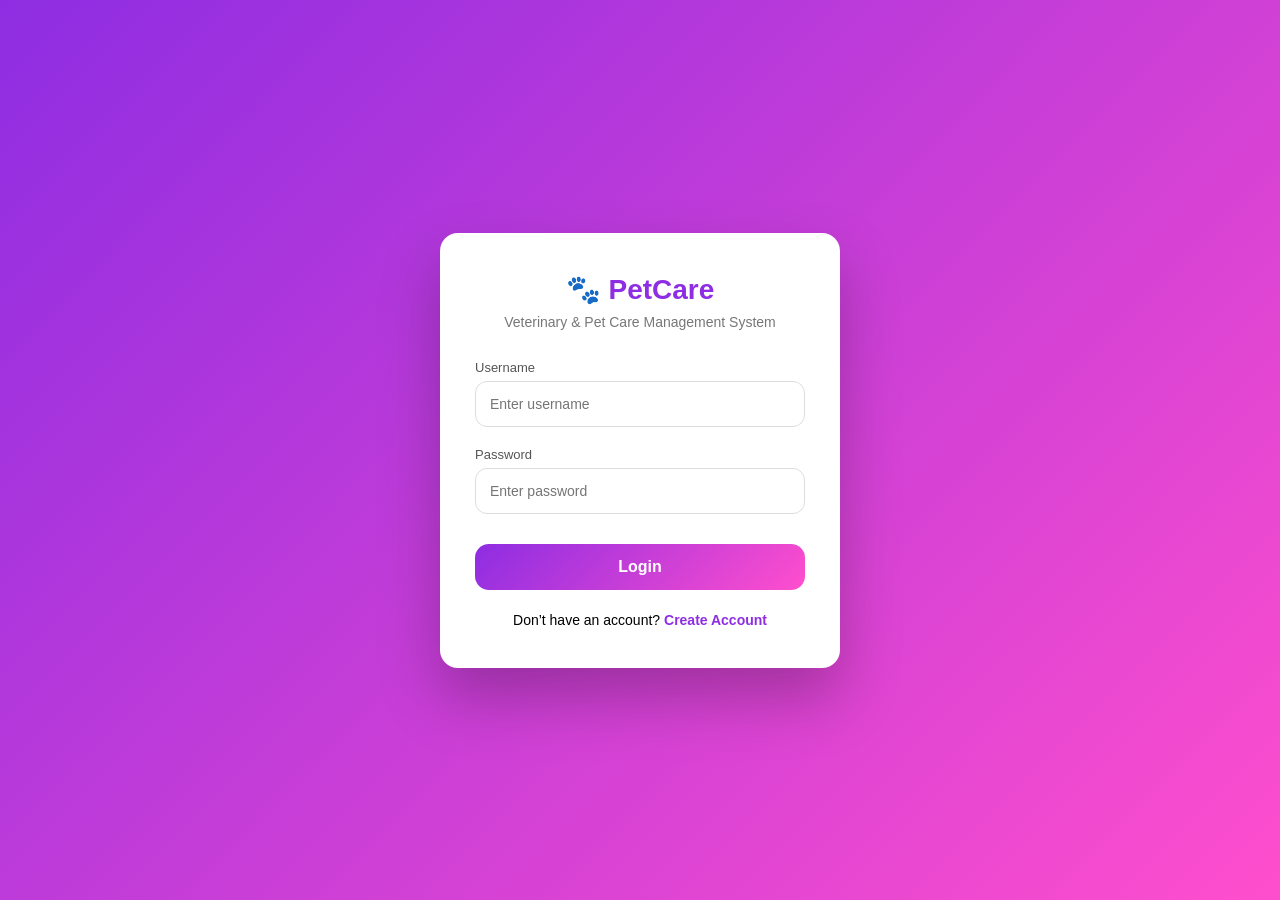
<file: Pet care/petcare/login.html>
<!DOCTYPE html>
<html lang="en">
<head>
<meta charset="UTF-8">
<title>PetCare Login</title>

<style>
*{
    margin:0;
    padding:0;
    box-sizing:border-box;
    font-family:'Segoe UI', sans-serif;
}

body{
    height:100vh;
    display:flex;
    justify-content:center;
    align-items:center;
    background:linear-gradient(135deg,#8e2de2,#ff4ecd);
}

/* Card */
.login-card{
    width:400px;
    background:#ffffff;
    border-radius:18px;
    padding:40px 35px;
    box-shadow:0 30px 60px rgba(0,0,0,0.25);
}

/* Title */
.login-card h1{
    text-align:center;
    color:#8e2de2;
    font-size:28px;
    margin-bottom:8px;
}

.login-card p{
    text-align:center;
    color:#777;
    font-size:14px;
    margin-bottom:30px;
}

/* Input group */
.group{
    margin-bottom:20px;
}

.group label{
    display:block;
    font-size:13px;
    color:#555;
    margin-bottom:6px;
}

.group input{
    width:100%;
    padding:14px;
    border-radius:12px;
    border:1px solid #ddd;
    font-size:14px;
}

.group input:focus{
    outline:none;
    border-color:#ff4ecd;
}

/* Button */
.login-btn{
    width:100%;
    padding:14px;
    border:none;
    border-radius:14px;
    background:linear-gradient(135deg,#8e2de2,#ff4ecd);
    color:white;
    font-size:16px;
    font-weight:600;
    cursor:pointer;
    margin-top:10px;
}

.login-btn:hover{
    opacity:0.9;
}

/* Links */
.links{
    text-align:center;
    margin-top:22px;
    font-size:14px;
}

.links a{
    text-decoration:none;
    color:#8e2de2;
    font-weight:600;
}
</style>
</head>

<body>

<div class="login-card">
    <h1>🐾 PetCare</h1>
    <p>Veterinary & Pet Care Management System</p>

    <div class="group">
        <label>Username</label>
        <input type="text" id="username" placeholder="Enter username">
    </div>

    <div class="group">
        <label>Password</label>
        <input type="password" id="password" placeholder="Enter password">
    </div>

    <button class="login-btn" onclick="login()">Login</button>

    <div class="links">
        Don’t have an account?
        <a href="#">Create Account</a>
    </div>
</div>

<!-- ✅ FINAL CORRECT SCRIPT -->
<script>
function login(){
    let u = document.getElementById("username").value;
    let p = document.getElementById("password").value;

    if(u && p){
        window.location.href = "dashboard.html";
    }else{
        alert("Please enter username and password");
    }
}
</script>

</body>
</html>
</file>
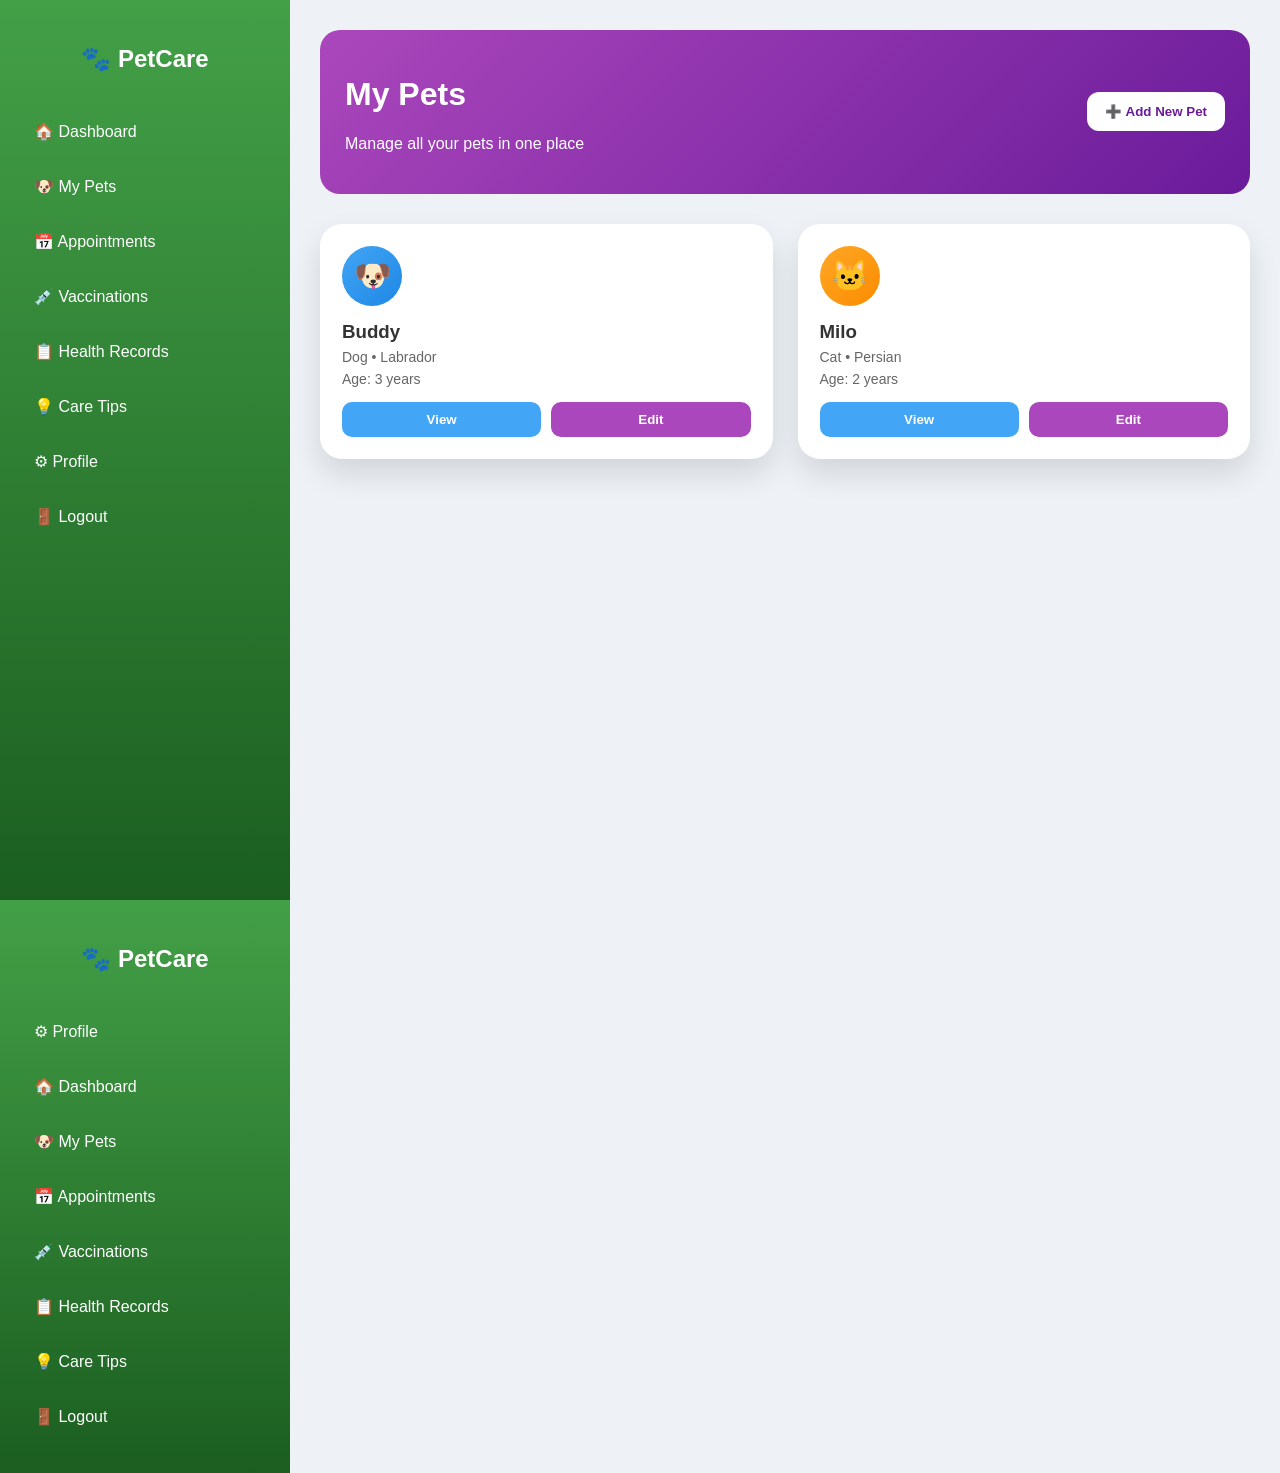
<file: Pet care/petcare/mypets.html>
<!DOCTYPE html>
<html lang="en">
<head>
<meta charset="UTF-8">
<title>My Pets</title>

<style>
body{
    margin:0;
    font-family:'Segoe UI', sans-serif;
    background:#eef2f7;
}

/* Layout */
.wrapper{
    display:flex;
    min-height:100vh;
}

/* Sidebar */
.sidebar{
    width:250px;
    background:linear-gradient(180deg,#43a047,#1b5e20);
    color:white;
    padding:25px 20px;
}

.sidebar h2{
    text-align:center;
    margin-bottom:35px;
}

.sidebar a{
    display:block;
    color:white;
    text-decoration:none;
    padding:14px;
    margin:8px 0;
    border-radius:10px;
}

.sidebar a:hover{
    background:rgba(255,255,255,0.2);
}

/* Main */
.main{
    flex:1;
    padding:30px;
}

/* Header */
.header{
    background:linear-gradient(135deg,#ab47bc,#6a1b9a);
    color:white;
    padding:25px;
    border-radius:20px;
    margin-bottom:30px;
    display:flex;
    justify-content:space-between;
    align-items:center;
}

.header button{
    background:white;
    color:#6a1b9a;
    border:none;
    padding:12px 18px;
    border-radius:12px;
    font-weight:600;
    cursor:pointer;
}

/* Pet cards */
.pets{
    display:grid;
    grid-template-columns: repeat(auto-fit, minmax(260px,1fr));
    gap:25px;
}

.pet-card{
    background:white;
    border-radius:22px;
    padding:22px;
    box-shadow:0 15px 30px rgba(0,0,0,0.12);
    position:relative;
}

.pet-icon{
    width:60px;
    height:60px;
    border-radius:50%;
    display:flex;
    align-items:center;
    justify-content:center;
    font-size:30px;
    color:white;
    margin-bottom:15px;
}

.dog{ background:linear-gradient(135deg,#42a5f5,#1e88e5); }
.cat{ background:linear-gradient(135deg,#ffa726,#fb8c00); }
.other{ background:linear-gradient(135deg,#66bb6a,#2e7d32); }

.pet-card h3{
    margin:0;
    color:#333;
}

.pet-card p{
    margin:6px 0;
    color:#666;
    font-size:14px;
}

/* Buttons */
.actions{
    margin-top:15px;
    display:flex;
    gap:10px;
}

.actions button{
    flex:1;
    padding:10px;
    border:none;
    border-radius:10px;
    cursor:pointer;
    font-weight:600;
}

.view{ background:#42a5f5; color:white; }
.edit{ background:#ab47bc; color:white; }

/* Add pet modal */
.modal{
    display:none;
    position:fixed;
    top:0; left:0;
    width:100%; height:100%;
    background:rgba(0,0,0,0.6);
    justify-content:center;
    align-items:center;
}

.modal-box{
    background:white;
    padding:30px;
    width:350px;
    border-radius:20px;
}

.modal-box h3{
    margin-top:0;
    color:#2e7d32;
}

input, select{
    width:100%;
    padding:12px;
    margin:8px 0;
    border-radius:10px;
    border:1px solid #ccc;
}

.save{
    background:#43a047;
    color:white;
    border:none;
    width:100%;
    padding:12px;
    border-radius:12px;
}
</style>
</head>

<body>

<div class="wrapper">

    <!-- Sidebar -->
    <div class="sidebar">
        <h2>🐾 PetCare</h2>
        <a href="dashboard.html">🏠 Dashboard</a>
        <a href="mypets.html">🐶 My Pets</a>
        <a href="appointment.html">📅 Appointments</a>
        <a href="#">💉 Vaccinations</a>
        <a href="#">📋 Health Records</a>
        <a href="#">💡 Care Tips</a>
        <a href="#">⚙ Profile</a>
        <a href="#">🚪 Logout</a>
    </div>

    <!-- Main -->
    <div class="main">

        <!-- Header -->
        <div class="header">
            <div>
                <h1>My Pets</h1>
                <p>Manage all your pets in one place</p>
            </div>
            <button onclick="openModal()">➕ Add New Pet</button>
        </div>

        <!-- Pet Cards -->
        <div class="pets">

            <div class="pet-card">
                <div class="pet-icon dog">🐶</div>
                <h3>Buddy</h3>
                <p>Dog • Labrador</p>
                <p>Age: 3 years</p>
                <div class="actions">
                    <button class="view">View</button>
                    <button class="edit">Edit</button>
                </div>
            </div>

            <div class="pet-card">
                <div class="pet-icon cat">🐱</div>
                <h3>Milo</h3>
                <p>Cat • Persian</p>
                <p>Age: 2 years</p>
                <div class="actions">
                    <button class="view">View</button>
                    <button class="edit">Edit</button>
                </div>
            </div>

        </div>

    </div>
</div>

<!-- Add Pet Modal -->
<div class="modal" id="modal">
    <div class="modal-box">
        <h3>Add New Pet</h3>
        <input type="text" placeholder="Pet Name">
        <select>
            <option>Pet Type</option>
            <option>Dog</option>
            <option>Cat</option>
            <option>Other</option>
        </select>
        <input type="text" placeholder="Breed">
        <input type="number" placeholder="Age (Years)">
        <button class="save" onclick="closeModal()">Save Pet</button>
    </div>
</div>

<script>
function openModal(){
    document.getElementById("modal").style.display="flex";
}
function closeModal(){
    document.getElementById("modal").style.display="none";
}
</script>

</body>
</html>
<div class="sidebar">
    <h2>🐾 PetCare</h2>

    <a href="profile.html">⚙ Profile</a>
    <a href="dashboard.html">🏠 Dashboard</a>
    <a href="mypets.html">🐶 My Pets</a>
    <a href="appointments.html">📅 Appointments</a>
    <a href="vaccination.html">💉 Vaccinations</a>
    <a href="health.html">📋 Health Records</a>
    <a href="caretips.html">💡 Care Tips</a>
    <a href="login.html">🚪 Logout</a>
</div>
</file>
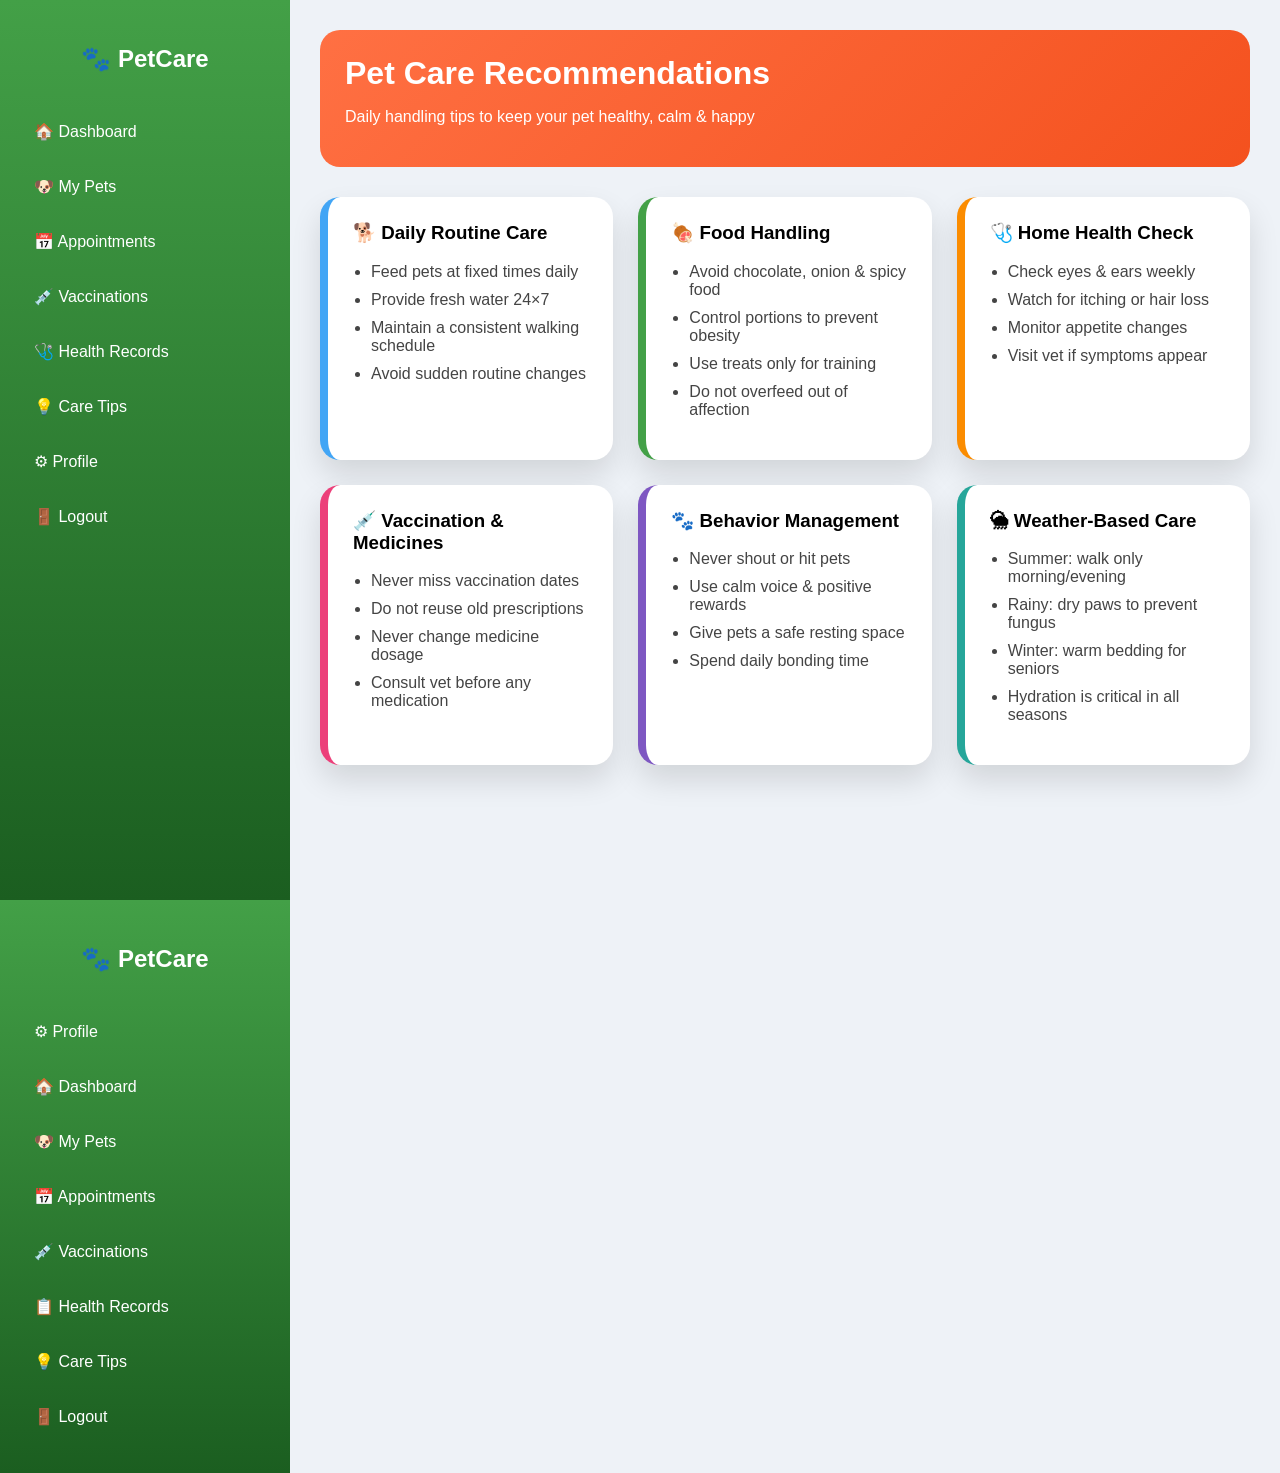
<file: Pet care/petcare/petcare.html>
<!DOCTYPE html>
<html lang="en">
<head>
<meta charset="UTF-8">
<title>Pet Care Tips</title>

<style>
body{
    margin:0;
    font-family:'Segoe UI', sans-serif;
    background:#eef2f7;
}

/* Layout */
.wrapper{
    display:flex;
    min-height:100vh;
}

/* Sidebar */
.sidebar{
    width:250px;
    background:linear-gradient(180deg,#43a047,#1b5e20);
    color:white;
    padding:25px 20px;
}

.sidebar h2{
    text-align:center;
    margin-bottom:35px;
}

.sidebar a{
    display:block;
    color:white;
    text-decoration:none;
    padding:14px;
    margin:8px 0;
    border-radius:10px;
}

.sidebar a:hover{
    background:rgba(255,255,255,0.2);
}

/* Main */
.main{
    flex:1;
    padding:30px;
}

/* Header */
.header{
    background:linear-gradient(135deg,#ff7043,#f4511e);
    color:white;
    padding:25px;
    border-radius:20px;
    margin-bottom:30px;
}

.header h1{
    margin:0;
}

/* Tips Grid */
.tips{
    display:grid;
    grid-template-columns: repeat(auto-fit, minmax(260px,1fr));
    gap:25px;
}

/* Tip Card */
.tip-card{
    background:white;
    padding:25px;
    border-radius:20px;
    box-shadow:0 15px 30px rgba(0,0,0,0.12);
    border-left:8px solid;
}

.tip-card h3{
    margin-top:0;
}

.tip-card ul{
    padding-left:18px;
}

.tip-card li{
    margin:10px 0;
    color:#444;
}

/* Colors */
.blue{ border-color:#42a5f5; }
.green{ border-color:#43a047; }
.orange{ border-color:#fb8c00; }
.pink{ border-color:#ec407a; }
.purple{ border-color:#7e57c2; }
.teal{ border-color:#26a69a; }
</style>
</head>

<body>

<div class="wrapper">

    <!-- Sidebar -->
    <div class="sidebar">
        <h2>🐾 PetCare</h2>
        <a href="dashboard.html">🏠 Dashboard</a>
        <a href="mypets.html">🐶 My Pets</a>
        <a href="appointments.html">📅 Appointments</a>
        <a href="vaccinations.html">💉 Vaccinations</a>
        <a href="health-records.html">🩺 Health Records</a>
        <a href="care-tips.html">💡 Care Tips</a>
        <a href="#">⚙ Profile</a>
        <a href="#">🚪 Logout</a>
    </div>

    <!-- Main -->
    <div class="main">

        <!-- Header -->
        <div class="header">
            <h1>Pet Care Recommendations</h1>
            <p>Daily handling tips to keep your pet healthy, calm & happy</p>
        </div>

        <!-- Tips -->
        <div class="tips">

            <div class="tip-card blue">
                <h3>🐕 Daily Routine Care</h3>
                <ul>
                    <li>Feed pets at fixed times daily</li>
                    <li>Provide fresh water 24×7</li>
                    <li>Maintain a consistent walking schedule</li>
                    <li>Avoid sudden routine changes</li>
                </ul>
            </div>

            <div class="tip-card green">
                <h3>🍖 Food Handling</h3>
                <ul>
                    <li>Avoid chocolate, onion & spicy food</li>
                    <li>Control portions to prevent obesity</li>
                    <li>Use treats only for training</li>
                    <li>Do not overfeed out of affection</li>
                </ul>
            </div>

            <div class="tip-card orange">
                <h3>🩺 Home Health Check</h3>
                <ul>
                    <li>Check eyes & ears weekly</li>
                    <li>Watch for itching or hair loss</li>
                    <li>Monitor appetite changes</li>
                    <li>Visit vet if symptoms appear</li>
                </ul>
            </div>

            <div class="tip-card pink">
                <h3>💉 Vaccination & Medicines</h3>
                <ul>
                    <li>Never miss vaccination dates</li>
                    <li>Do not reuse old prescriptions</li>
                    <li>Never change medicine dosage</li>
                    <li>Consult vet before any medication</li>
                </ul>
            </div>

            <div class="tip-card purple">
                <h3>🐾 Behavior Management</h3>
                <ul>
                    <li>Never shout or hit pets</li>
                    <li>Use calm voice & positive rewards</li>
                    <li>Give pets a safe resting space</li>
                    <li>Spend daily bonding time</li>
                </ul>
            </div>

            <div class="tip-card teal">
                <h3>🌦 Weather-Based Care</h3>
                <ul>
                    <li>Summer: walk only morning/evening</li>
                    <li>Rainy: dry paws to prevent fungus</li>
                    <li>Winter: warm bedding for seniors</li>
                    <li>Hydration is critical in all seasons</li>
                </ul>
            </div>

        </div>

    </div>
</div>

</body>
</html>
<div class="sidebar">
    <h2>🐾 PetCare</h2>

    <a href="profile.html">⚙ Profile</a>
    <a href="dashboard.html">🏠 Dashboard</a>
    <a href="mypets.html">🐶 My Pets</a>
    <a href="appointments.html">📅 Appointments</a>
    <a href="vaccination.html">💉 Vaccinations</a>
    <a href="health.html">📋 Health Records</a>
    <a href="caretips.html">💡 Care Tips</a>
    <a href="login.html">🚪 Logout</a>
</div>
</file>
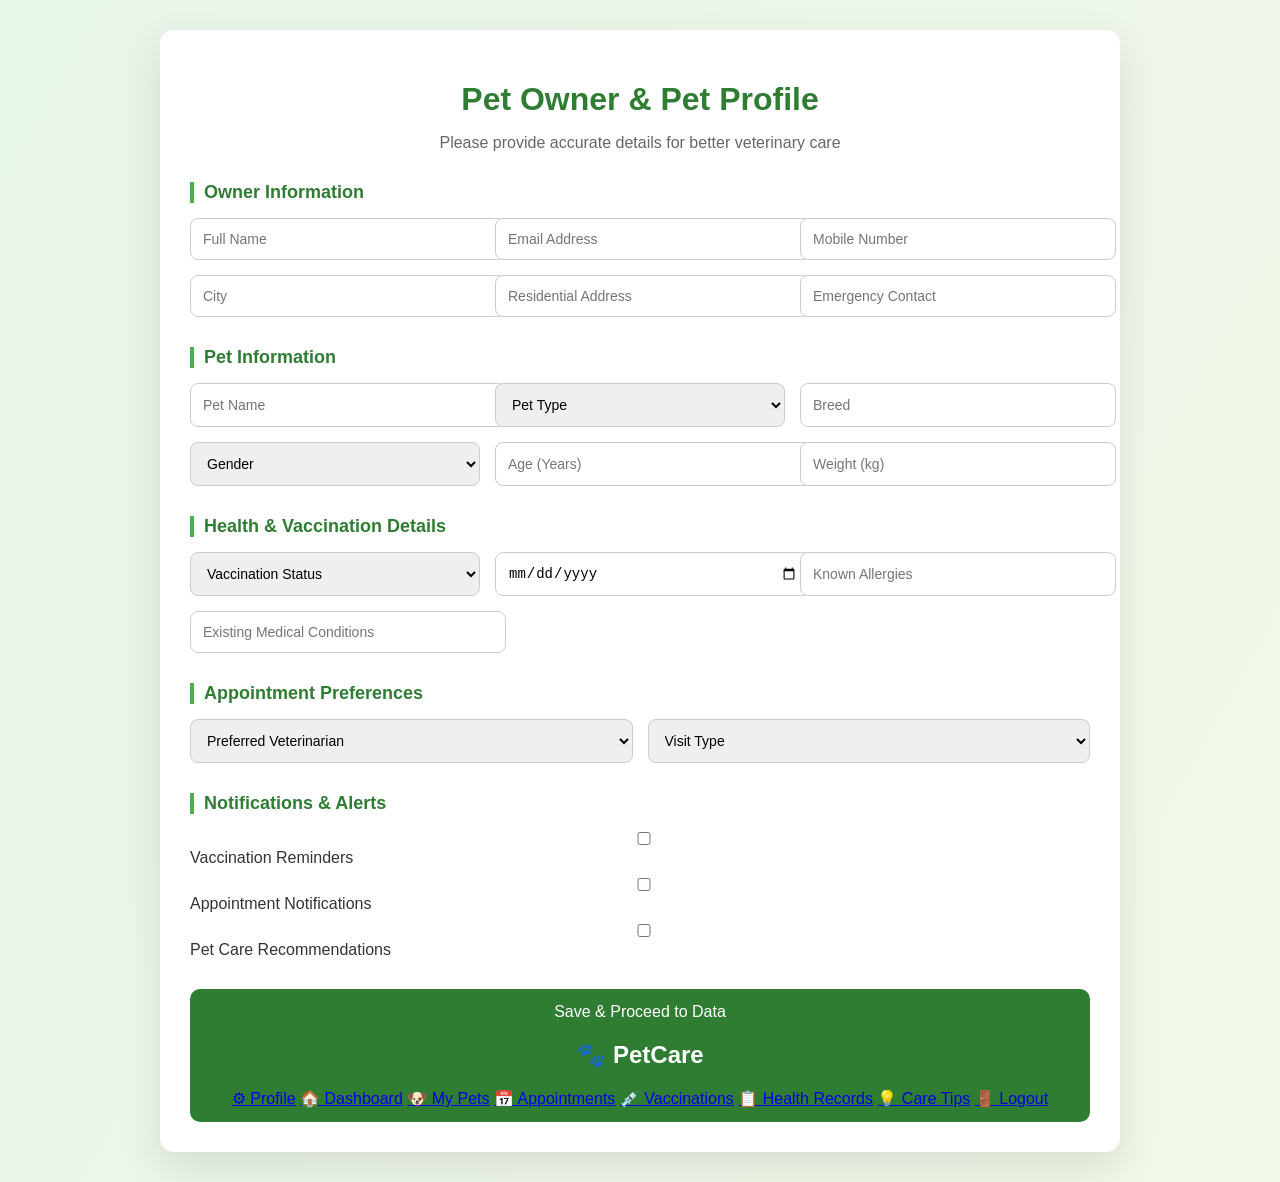
<file: Pet care/petcare/profile.html>
<!DOCTYPE html>
<html lang="en">
<head>
<meta charset="UTF-8">
<title>Pet Owner Profile</title>

<style>
body{
    margin:0;
    font-family: 'Segoe UI', sans-serif;
    background: linear-gradient(120deg,#e8f5e9,#f1f8e9);
    padding:30px;
}

/* Main container */
.container{
    max-width:900px;
    margin:auto;
    background:#fff;
    border-radius:14px;
    box-shadow:0 15px 40px rgba(0,0,0,0.1);
    padding:30px;
}

h1{
    text-align:center;
    color:#2e7d32;
    margin-bottom:10px;
}

.subtitle{
    text-align:center;
    color:#666;
    margin-bottom:30px;
}

/* Section card */
.section{
    margin-bottom:30px;
}

.section h2{
    font-size:18px;
    color:#2e7d32;
    border-left:4px solid #4caf50;
    padding-left:10px;
    margin-bottom:15px;
}

/* Grid layout */
.grid{
    display:grid;
    grid-template-columns: repeat(auto-fit, minmax(250px, 1fr));
    gap:15px;
}

input, select{
    width:100%;
    padding:12px;
    border-radius:8px;
    border:1px solid #ccc;
    font-size:14px;
}

input:focus, select:focus{
    border-color:#4caf50;
    outline:none;
}

/* Checkbox style */
.checkbox-group label{
    display:block;
    margin:8px 0;
    color:#333;
}

/* Button */
button{
    width:100%;
    padding:14px;
    background:#2e7d32;
    color:#fff;
    border:none;
    border-radius:10px;
    font-size:16px;
    cursor:pointer;
}

button:hover{
    background:#1b5e20;
}
</style>
</head>

<body>

<div class="container">
    <h1>Pet Owner & Pet Profile</h1>
    <p class="subtitle">Please provide accurate details for better veterinary care</p>

    <!-- Owner Details -->
    <div class="section">
        <h2>Owner Information</h2>
        <div class="grid">
            <input type="text" placeholder="Full Name">
            <input type="email" placeholder="Email Address">
            <input type="text" placeholder="Mobile Number">
            <input type="text" placeholder="City">
            <input type="text" placeholder="Residential Address">
            <input type="text" placeholder="Emergency Contact">
        </div>
    </div>

    <!-- Pet Details -->
    <div class="section">
        <h2>Pet Information</h2>
        <div class="grid">
            <input type="text" placeholder="Pet Name">
            <select>
                <option>Pet Type</option>
                <option>Dog</option>
                <option>Cat</option>
                <option>Bird</option>
                <option>Other</option>
            </select>
            <input type="text" placeholder="Breed">
            <select>
                <option>Gender</option>
                <option>Male</option>
                <option>Female</option>
            </select>
            <input type="number" placeholder="Age (Years)">
            <input type="text" placeholder="Weight (kg)">
        </div>
    </div>

    <!-- Health -->
    <div class="section">
        <h2>Health & Vaccination Details</h2>
        <div class="grid">
            <select>
                <option>Vaccination Status</option>
                <option>Completed</option>
                <option>Pending</option>
            </select>
            <input type="date">
            <input type="text" placeholder="Known Allergies">
            <input type="text" placeholder="Existing Medical Conditions">
        </div>
    </div>

    <!-- Appointment Preference -->
    <div class="section">
        <h2>Appointment Preferences</h2>
        <div class="grid">
            <select>
                <option>Preferred Veterinarian</option>
                <option>Dr. Kumar</option>
                <option>Dr. Anitha</option>
            </select>
            <select>
                <option>Visit Type</option>
                <option>Routine Check-up</option>
                <option>Emergency</option>
            </select>
        </div>
    </div>

    <!-- Notifications -->
    <div class="section">
        <h2>Notifications & Alerts</h2>
        <div class="checkbox-group">
            <label><input type="checkbox"> Vaccination Reminders</label>
            <label><input type="checkbox"> Appointment Notifications</label>
            <label><input type="checkbox"> Pet Care Recommendations</label>
        </div>
    </div>

    <button onclick="go()">Save & Proceed to Data
<div class="sidebar">
    <h2>🐾 PetCare</h2>

    <a href="profile.html">⚙ Profile</a>
    <a href="dashboard.html">🏠 Dashboard</a>
    <a href="mypets.html">🐶 My Pets</a>
    <a href="appointments.html">📅 Appointments</a>
    <a href="vaccination.html">💉 Vaccinations</a>
    <a href="health.html">📋 Health Records</a>
    <a href="caretips.html">💡 Care Tips</a>
    <a href="login.html">🚪 Logout</a>
</div>
</file>
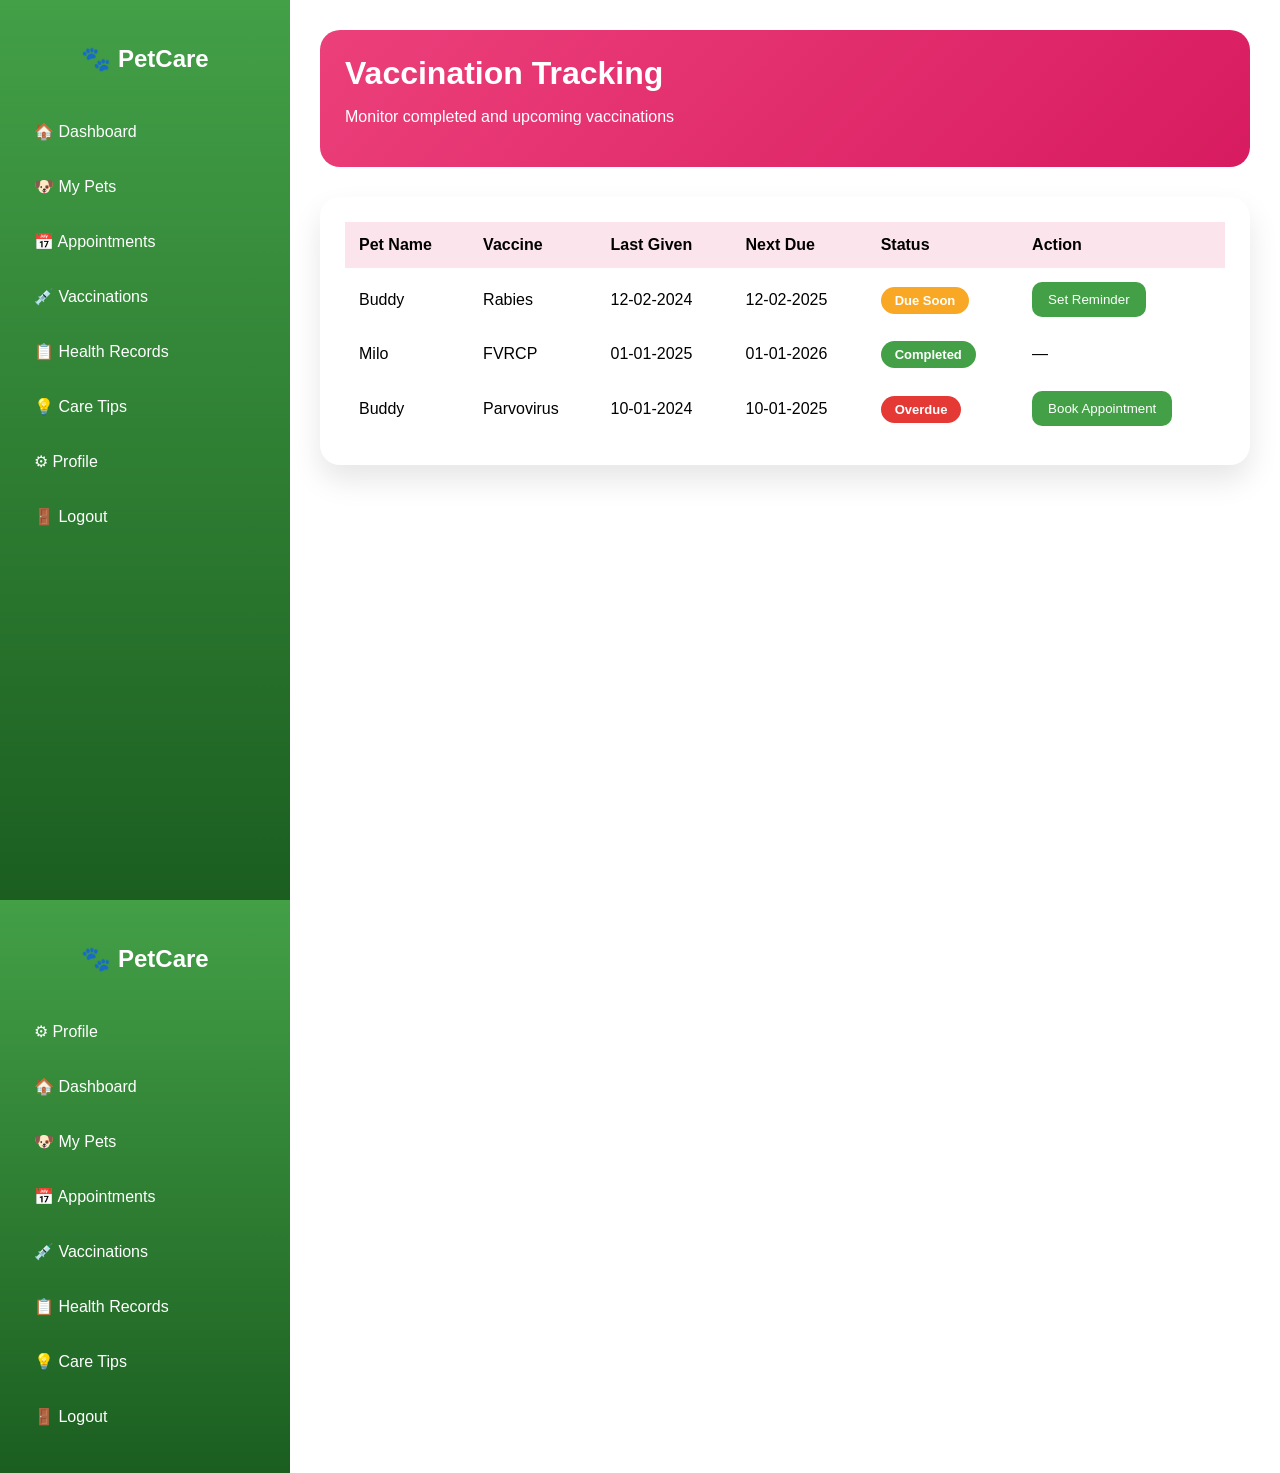
<file: Pet care/petcare/vaccination.html>
<!DOCTYPE html>
<html lang="en">
<head>
<meta charset="UTF-8">
<title>Vaccination Tracking</title>

<style>
body{
    margin:0;
    font-family:'Segoe UI', sans-serif;/23
    background:#eef2f7;
}

/* Layout */
.wrapper{
    display:flex;
    min-height:100vh;
}

/* Sidebar */
.sidebar{
    width:250px;
    background:linear-gradient(180deg,#43a047,#1b5e20);
    color:white;
    padding:25px 20px;
}

.sidebar h2{
    text-align:center;
    margin-bottom:35px;
}

.sidebar a{
    display:block;
    color:white;
    text-decoration:none;
    padding:14px;
    margin:8px 0;
    border-radius:10px;
}

.sidebar a:hover{
    background:rgba(255,255,255,0.2);
}

/* Main */
.main{
    flex:1;
    padding:30px;
}

/* Header */
.header{
    background:linear-gradient(135deg,#ec407a,#d81b60);
    color:white;
    padding:25px;
    border-radius:20px;
    margin-bottom:30px;
}

.header h1{
    margin:0;
}

/* Table Card */
.card{
    background:white;
    padding:25px;
    border-radius:20px;
    box-shadow:0 15px 30px rgba(0,0,0,0.1);
}

/* Table */
table{
    width:100%;
    border-collapse:collapse;
}

th,td{
    padding:14px;
    text-align:left;
}

th{
    background:#fce4ec;
}

/* Status */
.status{
    padding:6px 14px;
    border-radius:20px;
    font-size:13px;
    font-weight:600;
    color:white;
}

.completed{ background:#43a047; }
.due{ background:#f9a825; }
.overdue{ background:#e53935; }

/* Button */
button{
    padding:10px 16px;
    border:none;
    border-radius:10px;
    background:#43a047;
    color:white;
    cursor:pointer;
}
</style>
</head>

<body>

<div class="wrapper">

    <!-- Sidebar -->
    <div class="sidebar">
        <h2>🐾 PetCare</h2>
        <a href="dashboard.html">🏠 Dashboard</a>
        <a href="mypets.html">🐶 My Pets</a>
        <a href="appointments.html">📅 Appointments</a>
        <a href="vaccinations.html">💉 Vaccinations</a>
        <a href="#">📋 Health Records</a>
        <a href="#">💡 Care Tips</a>
        <a href="#">⚙ Profile</a>
        <a href="#">🚪 Logout</a>
    </div>

    <!-- Main -->
    <div class="main">

        <!-- Header -->
        <div class="header">
            <h1>Vaccination Tracking</h1>
            <p>Monitor completed and upcoming vaccinations</p>
        </div>

        <!-- Vaccination Table -->
        <div class="card">
            <table>
                <tr>
                    <th>Pet Name</th>
                    <th>Vaccine</th>
                    <th>Last Given</th>
                    <th>Next Due</th>
                    <th>Status</th>
                    <th>Action</th>
                </tr>

                <tr>
                    <td>Buddy</td>
                    <td>Rabies</td>
                    <td>12-02-2024</td>
                    <td>12-02-2025</td>
                    <td><span class="status due">Due Soon</span></td>
                    <td><button>Set Reminder</button></td>
                </tr>

                <tr>
                    <td>Milo</td>
                    <td>FVRCP</td>
                    <td>01-01-2025</td>
                    <td>01-01-2026</td>
                    <td><span class="status completed">Completed</span></td>
                    <td>—</td>
                </tr>

                <tr>
                    <td>Buddy</td>
                    <td>Parvovirus</td>
                    <td>10-01-2024</td>
                    <td>10-01-2025</td>
                    <td><span class="status overdue">Overdue</span></td>
                    <td><button>Book Appointment</button></td>
                </tr>
            </table>
        </div>

    </div>
</div>

</body>
</html>
<div class="sidebar">
    <h2>🐾 PetCare</h2>

    <a href="profile.html">⚙ Profile</a>
    <a href="dashboard.html">🏠 Dashboard</a>
    <a href="mypets.html">🐶 My Pets</a>
    <a href="appointments.html">📅 Appointments</a>
    <a href="vaccination.html">💉 Vaccinations</a>
    <a href="health.html">📋 Health Records</a>
    <a href="caretips.html">💡 Care Tips</a>
    <a href="login.html">🚪 Logout</a>
</div>
</file>
<file: style.css>
:root {
    --primary: #8e44ad;
    --primary-dark: #5b2c6f;
    --primary-light: #a29bfe;
    --primary-subtle: #242142;
    --accent: #fd79a8;
    --accent-light: #f5b7b1;
    
    --bg: #0f0e17;
    --bg-alt: #161525;
    --card-bg: #1d1b32;
    --nav-bg: rgba(15, 14, 23, 0.88);
    
    --text-main: #fffffe;
    --text-muted: #a7a9be;
    --text-inverse: #0f0e17;
    
    --border: #2e2b4d;
    --shadow-sm: 0 4px 12px rgba(0, 0, 0, 0.2);
    --shadow: 0 10px 30px rgba(0, 0, 0, 0.35);
    --shadow-hover: 0 20px 40px rgba(142, 68, 173, 0.25);
    
    --radius-sm: 8px;
    --radius: 16px;
    --radius-lg: 24px;
    --radius-full: 9999px;
    
    --transition: all 0.3s cubic-bezier(0.4, 0, 0.2, 1);
}

[data-theme="light"] {
    --primary: #5b2c6f;
    --primary-dark: #3b1c49;
    --primary-light: #8e44ad;
    --primary-subtle: #f4ecf7;
    --accent: #e84393;
    
    --bg: #fdfafb;
    --bg-alt: #f4ecf7;
    --card-bg: #ffffff;
    --nav-bg: rgba(255, 255, 255, 0.92);
    
    --text-main: #2c3e50;
    --text-muted: #636e72;
    --text-inverse: #ffffff;
    
    --border: #e2dff7;
    --shadow-sm: 0 4px 12px rgba(91, 44, 111, 0.06);
    --shadow: 0 10px 30px rgba(91, 44, 111, 0.08);
    --shadow-hover: 0 20px 40px rgba(91, 44, 111, 0.16);
}

/* Reset & Base Styles */
* {
    margin: 0;
    padding: 0;
    box-sizing: border-box;
}

html {
    scroll-behavior: smooth;
    font-size: 16px;
}

body {
    font-family: 'Inter', sans-serif;
    background-color: var(--bg);
    color: var(--text-main);
    line-height: 1.6;
    overflow-x: hidden;
    transition: background-color 0.4s ease, color 0.4s ease;
}

/* Headings font family: Poppins */
h1, h2, h3, h4, h5, h6, 
.section-title, 
.hero-title, 
.logo, 
.card-title, 
.paper-title, 
.achievement-title,
.exp-company,
.project-title {
    font-family: 'Poppins', sans-serif;
}

a {
    text-decoration: none;
    color: inherit;
    transition: var(--transition);
}

ul {
    list-style: none;
}

img {
    max-width: 100%;
    height: auto;
    display: block;
}

.container {
    max-width: 1200px;
    margin: 0 auto;
    padding: 0 24px;
}

.section {
    padding: 100px 0;
    position: relative;
}

.bg-alt {
    background-color: var(--bg-alt);
}

/* Header & Section Titles */
.section-header {
    text-align: center;
    margin-bottom: 60px;
}

.section-tag {
    display: inline-block;
    padding: 6px 16px;
    background-color: var(--primary-subtle);
    color: var(--primary-light);
    font-size: 0.85rem;
    font-weight: 700;
    letter-spacing: 1px;
    text-transform: uppercase;
    border-radius: var(--radius-full);
    margin-bottom: 12px;
}

.section-title {
    font-size: 2.5rem;
    font-weight: 700;
    color: var(--text-main);
    letter-spacing: -0.5px;
}

.title-underline {
    width: 60px;
    height: 4px;
    background: linear-gradient(90deg, var(--primary), var(--accent));
    margin: 16px auto 0;
    border-radius: var(--radius-full);
}

.gradient-text {
    background: linear-gradient(135deg, var(--primary-light), var(--accent));
    -webkit-background-clip: text;
    -webkit-text-fill-color: transparent;
}

/* Buttons */
.btn {
    font-family: 'Inter', sans-serif;
    display: inline-flex;
    align-items: center;
    justify-content: center;
    gap: 10px;
    padding: 14px 28px;
    border-radius: var(--radius-full);
    font-size: 0.95rem;
    font-weight: 600;
    cursor: pointer;
    border: none;
    transition: var(--transition);
}

.btn-primary {
    background: linear-gradient(135deg, var(--primary), var(--primary-dark));
    color: #ffffff;
    box-shadow: 0 8px 20px rgba(142, 68, 173, 0.35);
}

.btn-primary:hover {
    transform: translateY(-3px);
    box-shadow: 0 12px 28px rgba(142, 68, 173, 0.5);
}

.btn-secondary {
    background-color: var(--card-bg);
    color: var(--text-main);
    border: 1px solid var(--border);
    box-shadow: var(--shadow-sm);
}

.btn-secondary:hover {
    background-color: var(--primary-subtle);
    color: var(--primary-light);
    border-color: var(--primary-light);
    transform: translateY(-3px);
}

.btn-outline {
    background: transparent;
    color: var(--primary-light);
    border: 2px solid var(--primary-light);
}

.btn-outline:hover {
    background-color: var(--primary);
    color: #ffffff;
    border-color: var(--primary);
    transform: translateY(-3px);
}

.btn-subtle {
    background-color: var(--primary-subtle);
    color: var(--primary-light);
}

.btn-subtle:hover {
    background-color: var(--primary-light);
    color: #ffffff;
}

.btn-sm {
    padding: 8px 18px;
    font-size: 0.85rem;
}

.btn-block {
    width: 100%;
}

/* Navigation Bar */
.navbar {
    position: fixed;
    top: 0;
    left: 0;
    width: 100%;
    z-index: 1000;
    background-color: var(--nav-bg);
    backdrop-filter: blur(16px);
    -webkit-backdrop-filter: blur(16px);
    border-bottom: 1px solid var(--border);
    transition: var(--transition);
}

.nav-container {
    display: flex;
    align-items: center;
    justify-content: space-between;
    height: 80px;
    max-width: 1240px;
    margin: 0 auto;
    padding: 0 24px;
}

.logo {
    display: flex;
    align-items: center;
    gap: 12px;
    font-weight: 700;
    font-size: 1.3rem;
}

.logo-mark {
    width: 42px;
    height: 42px;
    background: linear-gradient(135deg, var(--primary), var(--accent));
    color: #ffffff;
    border-radius: 12px;
    display: flex;
    align-items: center;
    justify-content: center;
    font-size: 1.1rem;
    box-shadow: 0 4px 12px rgba(142, 68, 173, 0.3);
}

.logo-text {
    color: var(--text-main);
}

.nav-actions {
    display: flex;
    align-items: center;
    gap: 24px;
}

.nav-links {
    font-family: 'Inter', sans-serif;
    display: flex;
    align-items: center;
    gap: 16px;
}

.nav-links a {
    font-size: 0.88rem;
    font-weight: 500;
    color: var(--text-muted);
    padding: 8px 12px;
    border-radius: var(--radius-sm);
    transition: var(--transition);
}

.nav-links a:hover,
.nav-links a.active {
    color: var(--primary-light);
    background-color: var(--primary-subtle);
}

.theme-toggle {
    width: 42px;
    height: 42px;
    border-radius: 50%;
    border: 1px solid var(--border);
    background-color: var(--card-bg);
    color: var(--text-main);
    display: flex;
    align-items: center;
    justify-content: center;
    cursor: pointer;
    font-size: 1.1rem;
    transition: var(--transition);
}

.theme-toggle:hover {
    background-color: var(--primary-subtle);
    color: var(--primary-light);
    transform: rotate(15deg);
}

.menu-toggle {
    display: none;
    flex-direction: column;
    justify-content: space-between;
    width: 28px;
    height: 20px;
    background: transparent;
    border: none;
    cursor: pointer;
}

.menu-toggle .bar {
    width: 100%;
    height: 3px;
    background-color: var(--text-main);
    border-radius: 3px;
    transition: var(--transition);
}

/* Hero Section */
.hero {
    min-height: 100vh;
    padding-top: 140px;
    padding-bottom: 60px;
    display: flex;
    flex-direction: column;
    justify-content: center;
    position: relative;
    overflow: hidden;
}

.hero-bg-shapes .shape {
    position: absolute;
    border-radius: 50%;
    filter: blur(90px);
    opacity: 0.25;
    z-index: 0;
}

.shape-1 {
    width: 400px;
    height: 400px;
    background: var(--primary);
    top: -100px;
    right: -100px;
}

.shape-2 {
    width: 350px;
    height: 350px;
    background: var(--accent);
    bottom: -50px;
    left: -50px;
}

.hero-container {
    display: grid;
    grid-template-columns: 1.2fr 1fr;
    gap: 60px;
    align-items: center;
    position: relative;
    z-index: 1;
}

.badge-tag {
    display: inline-flex;
    align-items: center;
    gap: 8px;
    padding: 8px 16px;
    background-color: var(--card-bg);
    border: 1px solid var(--border);
    border-radius: var(--radius-full);
    font-size: 0.85rem;
    font-weight: 600;
    color: var(--text-main);
    box-shadow: var(--shadow-sm);
    margin-bottom: 24px;
}

.pulse-dot {
    width: 8px;
    height: 8px;
    background-color: #10b981;
    border-radius: 50%;
    box-shadow: 0 0 0 0 rgba(16, 185, 129, 0.7);
    animation: pulse-ring 1.8s infinite;
}

@keyframes pulse-ring {
    0% { box-shadow: 0 0 0 0 rgba(16, 185, 129, 0.7); }
    70% { box-shadow: 0 0 0 10px rgba(16, 185, 129, 0); }
    100% { box-shadow: 0 0 0 0 rgba(16, 185, 129, 0); }
}

.hero-title {
    font-size: 3.5rem;
    font-weight: 700;
    line-height: 1.15;
    margin-bottom: 12px;
}

.hero-subtitle {
    font-size: 1.35rem;
    font-weight: 600;
    color: var(--text-muted);
    margin-bottom: 24px;
}

.hero-description {
    font-size: 1.05rem;
    color: var(--text-muted);
    margin-bottom: 36px;
    max-width: 580px;
}

.hero-buttons {
    display: flex;
    flex-wrap: wrap;
    gap: 16px;
    margin-bottom: 40px;
}

.social-bar {
    display: flex;
    align-items: center;
    gap: 14px;
}

.social-label {
    font-size: 0.9rem;
    font-weight: 600;
    color: var(--text-muted);
}

.social-btn {
    width: 40px;
    height: 40px;
    border-radius: 50%;
    background-color: var(--card-bg);
    border: 1px solid var(--border);
    color: var(--text-main);
    display: flex;
    align-items: center;
    justify-content: center;
    font-size: 1rem;
    box-shadow: var(--shadow-sm);
    transition: var(--transition);
}

.social-btn:hover {
    background-color: var(--primary);
    color: #ffffff;
    border-color: var(--primary);
    transform: translateY(-3px);
}

/* Hero Visual & Profile Frame */
.hero-visual {
    position: relative;
    display: flex;
    justify-content: center;
}

.profile-frame {
    position: relative;
    width: 320px;
    height: 380px;
    border-radius: var(--radius-lg);
    overflow: hidden;
    box-shadow: var(--shadow);
    border: 4px solid var(--card-bg);
}

.profile-img {
    width: 100%;
    height: 100%;
    object-fit: cover;
    transition: var(--transition);
}

.profile-frame:hover .profile-img {
    transform: scale(1.05);
}

.profile-glow {
    position: absolute;
    inset: -10px;
    background: linear-gradient(135deg, var(--primary), var(--accent));
    border-radius: var(--radius-lg);
    z-index: -1;
    filter: blur(15px);
    opacity: 0.5;
}

/* Stats Highlights Bar */
.stats-bar {
    margin-top: 60px;
    background-color: var(--card-bg);
    border-top: 1px solid var(--border);
    border-bottom: 1px solid var(--border);
    padding: 30px 0;
}

.stats-container {
    display: flex;
    align-items: center;
    justify-content: space-around;
    flex-wrap: wrap;
    gap: 20px;
}

.stat-item {
    text-align: center;
}

.stat-number {
    display: block;
    font-family: 'Poppins', sans-serif;
    font-size: 2.2rem;
    font-weight: 700;
    color: var(--primary-light);
}

.stat-label {
    font-size: 0.85rem;
    font-weight: 600;
    color: var(--text-muted);
    text-transform: uppercase;
    letter-spacing: 0.5px;
}

.stat-divider {
    width: 1px;
    height: 40px;
    background-color: var(--border);
}

/* About Section Grid */
.about-grid {
    display: grid;
    grid-template-columns: 1.3fr 1fr;
    gap: 50px;
    align-items: start;
}

.lead-text {
    font-size: 1.15rem;
    font-weight: 600;
    color: var(--text-main);
    margin-bottom: 20px;
    line-height: 1.5;
}

.about-text-col p {
    color: var(--text-muted);
    margin-bottom: 18px;
    font-size: 1rem;
}

.about-card {
    background-color: var(--card-bg);
    border: 1px solid var(--border);
    border-radius: var(--radius);
    padding: 32px;
    box-shadow: var(--shadow);
}

.card-title {
    font-size: 1.3rem;
    margin-bottom: 24px;
    display: flex;
    align-items: center;
    gap: 10px;
    color: var(--primary-light);
}

.info-list li {
    display: flex;
    align-items: flex-start;
    gap: 16px;
    margin-bottom: 20px;
}

.info-list li:last-child {
    margin-bottom: 0;
}

.info-list i {
    font-size: 1.2rem;
    color: var(--primary-light);
    margin-top: 3px;
}

.info-list strong {
    display: block;
    font-size: 0.85rem;
    color: var(--text-muted);
    text-transform: uppercase;
    letter-spacing: 0.5px;
}

.info-list span {
    font-size: 0.95rem;
    font-weight: 600;
    color: var(--text-main);
}

/* Education Timeline */
.timeline {
    max-width: 800px;
    margin: 0 auto;
    position: relative;
    padding-left: 30px;
}

.timeline::before {
    content: '';
    position: absolute;
    left: 0;
    top: 10px;
    bottom: 10px;
    width: 3px;
    background: linear-gradient(180deg, var(--primary), var(--accent));
    border-radius: 3px;
}

.timeline-item {
    position: relative;
    margin-bottom: 40px;
}

.timeline-dot {
    position: absolute;
    left: -37px;
    top: 6px;
    width: 16px;
    height: 16px;
    border-radius: 50%;
    background-color: var(--primary-light);
    border: 4px solid var(--bg-alt);
    box-shadow: 0 0 0 3px var(--primary-light);
}

.timeline-date {
    font-size: 0.85rem;
    font-weight: 700;
    color: var(--primary-light);
    margin-bottom: 8px;
}

.timeline-content {
    background-color: var(--card-bg);
    border: 1px solid var(--border);
    border-radius: var(--radius);
    padding: 28px;
    box-shadow: var(--shadow);
}

.timeline-badge {
    display: inline-block;
    padding: 4px 12px;
    background-color: var(--primary-subtle);
    color: var(--primary-light);
    font-size: 0.75rem;
    font-weight: 700;
    border-radius: var(--radius-full);
    margin-bottom: 10px;
}

.timeline-title {
    font-size: 1.3rem;
    font-weight: 700;
    margin-bottom: 4px;
}

.timeline-subtitle {
    font-size: 1rem;
    color: var(--text-muted);
    font-weight: 600;
    margin-bottom: 14px;
}

.timeline-desc {
    color: var(--text-muted);
    font-size: 0.95rem;
}

/* Skills Grid */
.skills-grid {
    display: grid;
    grid-template-columns: repeat(auto-fit, minmax(320px, 1fr));
    gap: 30px;
}

.skill-card {
    background-color: var(--card-bg);
    border: 1px solid var(--border);
    border-radius: var(--radius);
    padding: 30px;
    box-shadow: var(--shadow-sm);
    transition: var(--transition);
}

.skill-card:hover {
    transform: translateY(-5px);
    box-shadow: var(--shadow-hover);
    border-color: var(--primary-light);
}

.skill-card.wide {
    grid-column: 1 / -1;
}

.skill-header {
    display: flex;
    align-items: center;
    gap: 12px;
    margin-bottom: 20px;
    padding-bottom: 12px;
    border-bottom: 1px solid var(--border);
}

.skill-header i {
    font-size: 1.4rem;
    color: var(--primary-light);
}

.skill-header h3 {
    font-size: 1.15rem;
    font-weight: 700;
}

.skill-tags {
    display: flex;
    flex-wrap: wrap;
    gap: 10px;
}

.tag {
    display: inline-flex;
    align-items: center;
    gap: 8px;
    padding: 8px 16px;
    background-color: var(--bg-alt);
    border: 1px solid var(--border);
    border-radius: var(--radius-full);
    font-size: 0.85rem;
    font-weight: 600;
    color: var(--text-main);
    transition: var(--transition);
}

.tag:hover {
    background-color: var(--primary-subtle);
    color: var(--primary-light);
    border-color: var(--primary-light);
}

/* Experience List */
.experience-list {
    display: flex;
    flex-direction: column;
    gap: 30px;
}

.exp-card {
    display: flex;
    gap: 30px;
    background-color: var(--card-bg);
    border: 1px solid var(--border);
    border-radius: var(--radius);
    padding: 32px;
    box-shadow: var(--shadow-sm);
    transition: var(--transition);
}

.exp-card:hover {
    box-shadow: var(--shadow-hover);
    border-color: var(--primary-light);
}

.exp-icon {
    width: 60px;
    height: 60px;
    min-width: 60px;
    background: linear-gradient(135deg, var(--primary), var(--accent));
    color: #ffffff;
    border-radius: var(--radius);
    display: flex;
    align-items: center;
    justify-content: center;
    font-size: 1.5rem;
    box-shadow: 0 8px 16px rgba(142, 68, 173, 0.25);
}

.exp-details {
    flex: 1;
}

.exp-header-row {
    display: flex;
    align-items: flex-start;
    justify-content: space-between;
    margin-bottom: 12px;
}

.exp-company {
    font-size: 1.25rem;
    font-weight: 700;
    color: var(--text-main);
}

.exp-role {
    font-size: 1rem;
    color: var(--primary-light);
    font-weight: 600;
}

.exp-badge {
    padding: 4px 12px;
    background-color: #10b981;
    color: #ffffff;
    font-size: 0.75rem;
    font-weight: 700;
    border-radius: var(--radius-full);
}

.exp-text {
    color: var(--text-muted);
    font-size: 0.95rem;
    margin-bottom: 16px;
}

.exp-bullets {
    color: var(--text-muted);
    font-size: 0.95rem;
    margin-bottom: 16px;
    padding-left: 20px;
}

.exp-bullets li {
    list-style: disc;
    margin-bottom: 6px;
}

.exp-tech-stack {
    display: flex;
    flex-wrap: wrap;
    gap: 8px;
    margin-bottom: 20px;
}

.exp-tech-stack span {
    padding: 4px 12px;
    background-color: var(--bg-alt);
    color: var(--text-muted);
    font-size: 0.8rem;
    font-weight: 600;
    border-radius: var(--radius-sm);
}

.exp-actions {
    display: flex;
    gap: 12px;
}

/* Projects Grid */
.projects-grid {
    display: grid;
    grid-template-columns: repeat(auto-fit, minmax(340px, 1fr));
    gap: 32px;
}

.project-card {
    background-color: var(--card-bg);
    border: 1px solid var(--border);
    border-radius: var(--radius);
    overflow: hidden;
    box-shadow: var(--shadow-sm);
    display: flex;
    flex-direction: column;
    transition: var(--transition);
}

.project-card:hover {
    transform: translateY(-8px);
    box-shadow: var(--shadow-hover);
    border-color: var(--primary-light);
}

.project-banner {
    height: 140px;
    position: relative;
    display: flex;
    align-items: center;
    justify-content: space-between;
    padding: 24px;
    overflow: hidden;
}

.gradient-1 { background: linear-gradient(135deg, #6c5ce7, #00cec9); }
.gradient-2 { background: linear-gradient(135deg, #5b2c6f, #fd79a8); }
.gradient-3 { background: linear-gradient(135deg, #0984e3, #8e44ad); }
.gradient-4 { background: linear-gradient(135deg, #fd79a8, #e84393); }
.gradient-5 { background: linear-gradient(135deg, #00b894, #0984e3); }

.project-icon-bg {
    font-size: 5rem;
    color: rgba(255, 255, 255, 0.25);
    position: absolute;
    right: 15px;
    bottom: -10px;
}

.project-type-badge {
    display: inline-flex;
    align-items: center;
    gap: 6px;
    padding: 6px 14px;
    background-color: rgba(0, 0, 0, 0.3);
    color: #ffffff;
    font-size: 0.75rem;
    font-weight: 700;
    border-radius: var(--radius-full);
    backdrop-filter: blur(8px);
    z-index: 1;
}

.project-body {
    padding: 28px;
    flex: 1;
    display: flex;
    flex-direction: column;
}

.project-title {
    font-size: 1.25rem;
    font-weight: 700;
    margin-bottom: 12px;
}

.project-desc {
    font-size: 0.92rem;
    color: var(--text-muted);
    margin-bottom: 20px;
    flex: 1;
}

.project-features {
    display: flex;
    flex-direction: column;
    gap: 6px;
    margin-bottom: 20px;
}

.project-features span {
    font-size: 0.85rem;
    color: var(--text-main);
    display: flex;
    align-items: center;
    gap: 8px;
}

.project-features i {
    color: var(--primary-light);
    font-size: 0.8rem;
}

.project-tech-tags {
    display: flex;
    flex-wrap: wrap;
    gap: 6px;
    margin-bottom: 24px;
}

.project-tech-tags span {
    padding: 4px 10px;
    background-color: var(--bg-alt);
    color: var(--primary-light);
    font-size: 0.78rem;
    font-weight: 600;
    border-radius: var(--radius-sm);
}

.project-footer {
    display: flex;
    gap: 12px;
    margin-top: auto;
}

/* Paper Presentation Card */
.paper-card {
    background-color: var(--card-bg);
    border: 1px solid var(--border);
    border-radius: var(--radius-lg);
    padding: 40px;
    box-shadow: var(--shadow);
}

.paper-header {
    border-bottom: 1px solid var(--border);
    padding-bottom: 24px;
    margin-bottom: 24px;
}

.paper-badge {
    display: inline-block;
    padding: 6px 14px;
    background-color: var(--primary-subtle);
    color: var(--primary-light);
    font-size: 0.8rem;
    font-weight: 700;
    border-radius: var(--radius-full);
    margin-bottom: 12px;
}

.paper-title {
    font-size: 1.6rem;
    font-weight: 700;
    margin-bottom: 8px;
    color: var(--text-main);
}

.paper-authors {
    color: var(--text-muted);
    font-size: 0.95rem;
}

.paper-body {
    display: flex;
    flex-direction: column;
    gap: 24px;
    margin-bottom: 32px;
}

.paper-block h4 {
    font-size: 1.05rem;
    margin-bottom: 10px;
    color: var(--primary-light);
    display: flex;
    align-items: center;
    gap: 8px;
}

.paper-block p {
    color: var(--text-muted);
    font-size: 0.98rem;
}

.paper-grid {
    display: grid;
    grid-template-columns: 1fr 1fr;
    gap: 24px;
}

.paper-box {
    background-color: var(--bg-alt);
    border: 1px solid var(--border);
    border-radius: var(--radius);
    padding: 20px;
}

.paper-highlights {
    display: flex;
    flex-wrap: wrap;
    gap: 10px;
    margin-top: 10px;
}

.chip {
    padding: 8px 16px;
    background-color: var(--card-bg);
    border: 1px solid var(--border);
    border-radius: var(--radius-full);
    font-size: 0.85rem;
    font-weight: 600;
    color: var(--text-main);
    display: inline-flex;
    align-items: center;
    gap: 8px;
}

.chip i {
    color: var(--primary-light);
}

.paper-footer {
    display: flex;
    gap: 16px;
}

/* Certifications Grid */
.cert-grid {
    display: grid;
    grid-template-columns: repeat(auto-fit, minmax(320px, 1fr));
    gap: 24px;
}

.cert-card {
    display: flex;
    align-items: center;
    gap: 18px;
    background-color: var(--card-bg);
    border: 1px solid var(--border);
    border-radius: var(--radius);
    padding: 20px 24px;
    box-shadow: var(--shadow-sm);
    transition: var(--transition);
}

.cert-card:hover {
    transform: translateY(-4px);
    box-shadow: var(--shadow);
    border-color: var(--primary-light);
}

.cert-icon {
    width: 50px;
    height: 50px;
    min-width: 50px;
    background-color: var(--primary-subtle);
    color: var(--primary-light);
    border-radius: 12px;
    display: flex;
    align-items: center;
    justify-content: center;
    font-size: 1.3rem;
}

.cert-info {
    flex: 1;
}

.cert-title {
    font-size: 0.98rem;
    font-weight: 700;
    margin-bottom: 2px;
}

.cert-issuer {
    font-size: 0.85rem;
    color: var(--text-muted);
    font-weight: 600;
}

.cert-link {
    width: 36px;
    height: 36px;
    border-radius: 50%;
    background-color: var(--bg-alt);
    color: var(--text-main);
    display: flex;
    align-items: center;
    justify-content: center;
    font-size: 0.9rem;
    transition: var(--transition);
}

.cert-link:hover {
    background-color: var(--primary);
    color: #ffffff;
}

/* Achievements Grid */
.achievements-grid {
    display: grid;
    grid-template-columns: repeat(auto-fit, minmax(340px, 1fr));
    gap: 30px;
    max-width: 1000px;
    margin: 0 auto;
}

.achievement-card {
    display: flex;
    gap: 24px;
    background-color: var(--card-bg);
    border: 1px solid var(--border);
    border-radius: var(--radius);
    padding: 32px;
    box-shadow: var(--shadow);
    transition: var(--transition);
}

.achievement-card:hover {
    transform: translateY(-5px);
    box-shadow: var(--shadow-hover);
    border-color: var(--primary-light);
}

.achievement-icon {
    width: 60px;
    height: 60px;
    min-width: 60px;
    background: linear-gradient(135deg, var(--primary), var(--accent));
    color: #ffffff;
    border-radius: 16px;
    display: flex;
    align-items: center;
    justify-content: center;
    font-size: 1.6rem;
    box-shadow: 0 8px 16px rgba(142, 68, 173, 0.3);
}

.achievement-title {
    font-size: 1.2rem;
    font-weight: 700;
    margin-bottom: 8px;
    color: var(--text-main);
}

.achievement-desc {
    color: var(--text-muted);
    font-size: 0.95rem;
}

/* Contact Grid */
.contact-grid {
    display: grid;
    grid-template-columns: 1fr 1.2fr;
    gap: 40px;
}

.contact-info-card {
    background: linear-gradient(135deg, var(--primary), var(--primary-dark));
    color: #ffffff;
    border-radius: var(--radius-lg);
    padding: 40px;
    display: flex;
    flex-direction: column;
    justify-content: space-between;
    box-shadow: var(--shadow);
}

.contact-info-card h3 {
    font-size: 1.8rem;
    margin-bottom: 10px;
}

.contact-subtext {
    opacity: 0.9;
    font-size: 0.95rem;
    margin-bottom: 30px;
}

.contact-details-list {
    margin-bottom: 30px;
}

.contact-details-list li {
    display: flex;
    align-items: center;
    gap: 16px;
    margin-bottom: 20px;
}

.contact-details-list i {
    width: 44px;
    height: 44px;
    background-color: rgba(255, 255, 255, 0.15);
    border-radius: 50%;
    display: flex;
    align-items: center;
    justify-content: center;
    font-size: 1.1rem;
}

.contact-details-list strong {
    display: block;
    font-size: 0.8rem;
    text-transform: uppercase;
    opacity: 0.8;
}

.contact-details-list a,
.contact-details-list span {
    font-size: 1rem;
    font-weight: 600;
}

.contact-socials h4 {
    font-size: 0.9rem;
    text-transform: uppercase;
    letter-spacing: 1px;
    margin-bottom: 14px;
    opacity: 0.8;
}

.social-links-row {
    display: flex;
    flex-wrap: wrap;
    gap: 10px;
}

.social-badge {
    display: inline-flex;
    align-items: center;
    gap: 8px;
    padding: 8px 16px;
    background-color: rgba(255, 255, 255, 0.15);
    border-radius: var(--radius-full);
    font-size: 0.85rem;
    font-weight: 600;
    transition: var(--transition);
}

.social-badge:hover {
    background-color: #ffffff;
    color: var(--primary-dark);
}

/* Contact Form Card */
.contact-form-card {
    background-color: var(--card-bg);
    border: 1px solid var(--border);
    border-radius: var(--radius-lg);
    padding: 40px;
    box-shadow: var(--shadow);
}

.form-group {
    margin-bottom: 20px;
}

.form-group label {
    display: block;
    font-size: 0.88rem;
    font-weight: 600;
    margin-bottom: 8px;
    color: var(--text-main);
}

.form-group input,
.form-group textarea {
    width: 100%;
    padding: 12px 16px;
    border: 1px solid var(--border);
    border-radius: var(--radius-sm);
    background-color: var(--bg);
    color: var(--text-main);
    font-family: 'Inter', sans-serif;
    font-size: 0.95rem;
    transition: var(--transition);
}

.form-group input:focus,
.form-group textarea:focus {
    outline: none;
    border-color: var(--primary-light);
    box-shadow: 0 0 0 3px var(--primary-subtle);
}

.form-status {
    margin-top: 20px;
    padding: 14px;
    border-radius: var(--radius-sm);
    background-color: #d1fae5;
    color: #065f46;
    font-weight: 600;
    font-size: 0.9rem;
    display: flex;
    align-items: center;
    gap: 8px;
}

.hidden {
    display: none !important;
}

/* Footer */
.footer {
    background-color: var(--bg-alt);
    border-top: 1px solid var(--border);
    padding: 40px 0;
}

.footer-container {
    display: grid;
    grid-template-columns: 1fr 1fr 1fr;
    align-items: center;
}

.footer-tagline {
    font-size: 0.85rem;
    color: var(--text-muted);
    margin-top: 6px;
}

.copyright {
    font-size: 0.88rem;
    color: var(--text-muted);
}

.back-to-top {
    width: 44px;
    height: 44px;
    border-radius: 50%;
    background-color: var(--card-bg);
    border: 1px solid var(--border);
    color: var(--primary-light);
    display: inline-flex;
    align-items: center;
    justify-content: center;
    font-size: 1.1rem;
    box-shadow: var(--shadow-sm);
    transition: var(--transition);
}

.back-to-top:hover {
    background-color: var(--primary);
    color: #ffffff;
    transform: translateY(-3px);
}

.text-center { text-align: center; }
.text-right { text-align: right; }

/* Responsive Media Queries */
@media (max-width: 1024px) {
    .hero-container {
        grid-template-columns: 1fr;
        text-align: center;
    }
    
    .hero-description {
        margin-left: auto;
        margin-right: auto;
    }

    .hero-buttons {
        justify-content: center;
    }

    .social-bar {
        justify-content: center;
    }

    .about-grid,
    .contact-grid {
        grid-template-columns: 1fr;
    }

    .paper-grid {
        grid-template-columns: 1fr;
    }

    .footer-container {
        grid-template-columns: 1fr;
        text-align: center;
        gap: 20px;
    }

    .text-right { text-align: center; }
}

@media (max-width: 768px) {
    .nav-links {
        position: fixed;
        top: 80px;
        left: -100%;
        width: 100%;
        height: calc(100vh - 80px);
        background-color: var(--nav-bg);
        backdrop-filter: blur(20px);
        flex-direction: column;
        justify-content: center;
        gap: 24px;
        transition: 0.4s ease;
    }

    .nav-links.active {
        left: 0;
    }

    .menu-toggle {
        display: flex;
    }

    .hero-title {
        font-size: 2.5rem;
    }

    .profile-frame {
        width: 260px;
        height: 320px;
    }

    .exp-card {
        flex-direction: column;
    }

    .achievement-card {
        flex-direction: column;
    }
}
</file>
